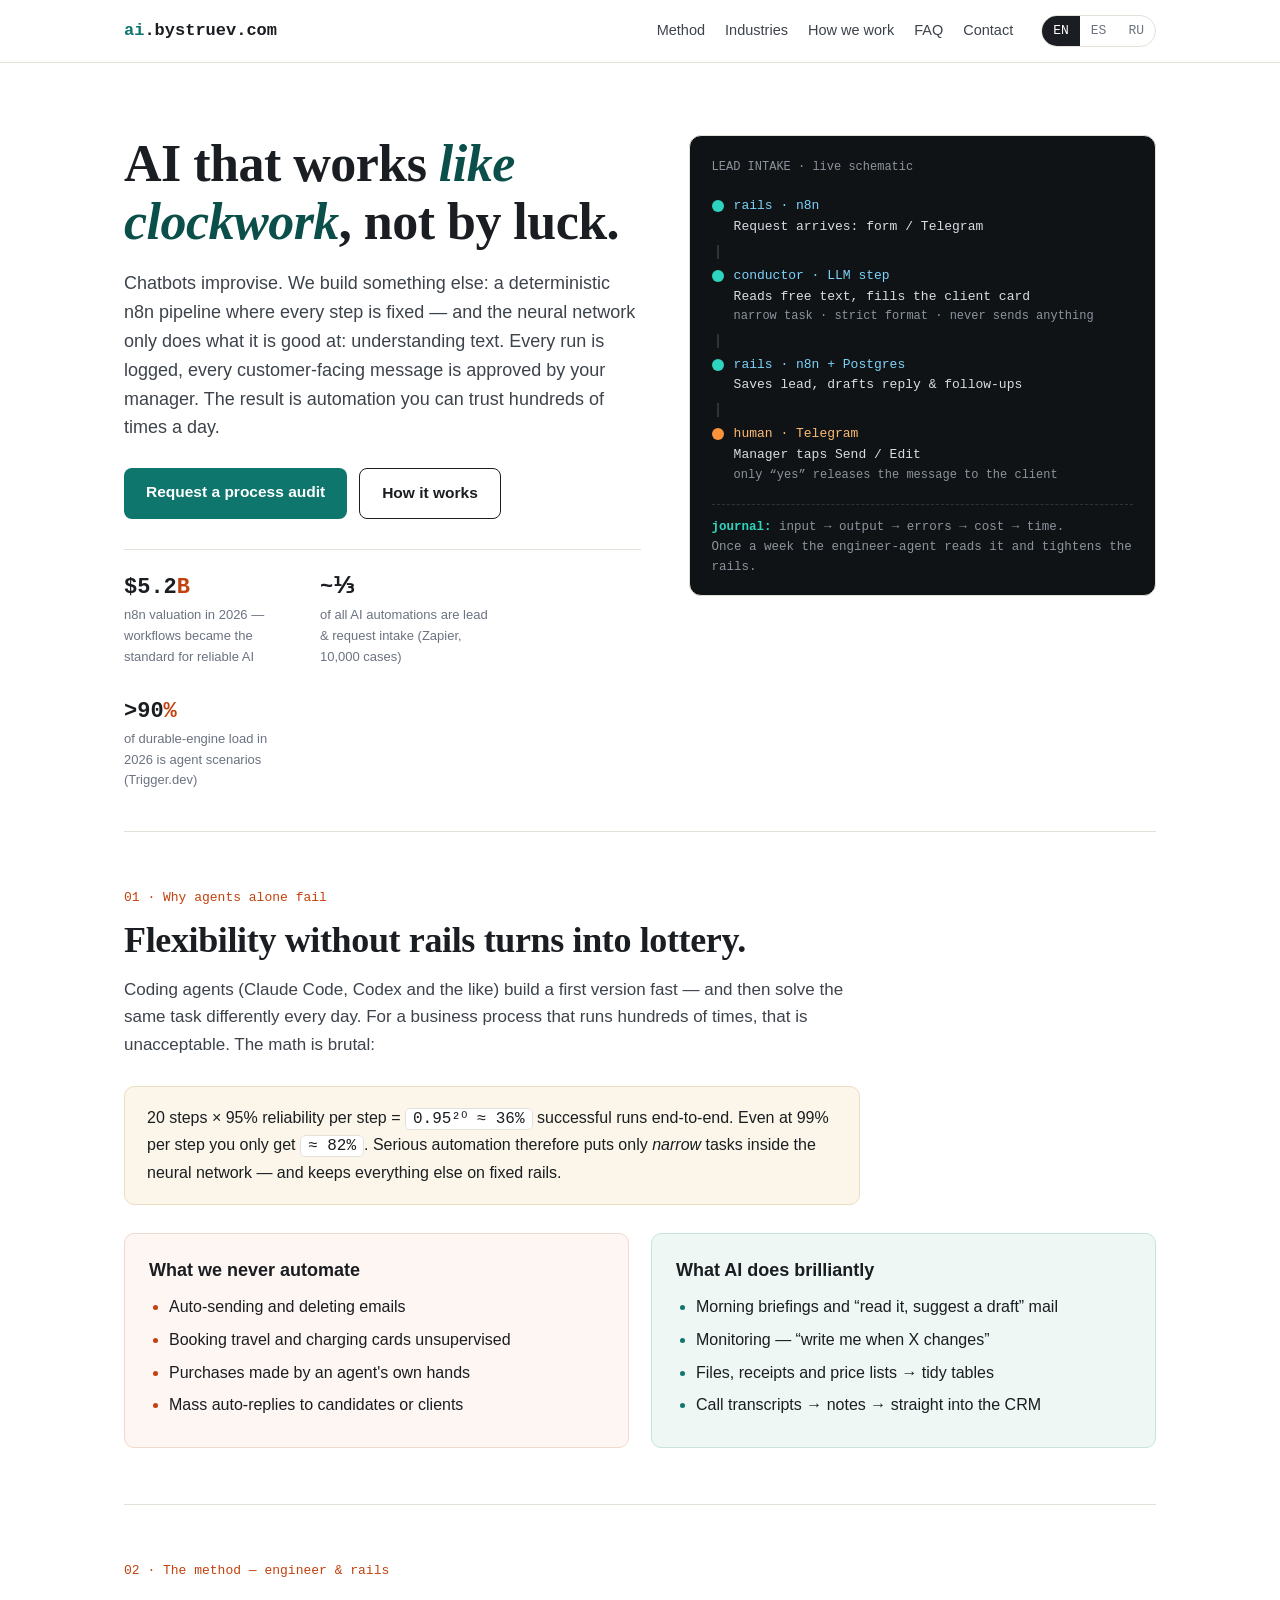
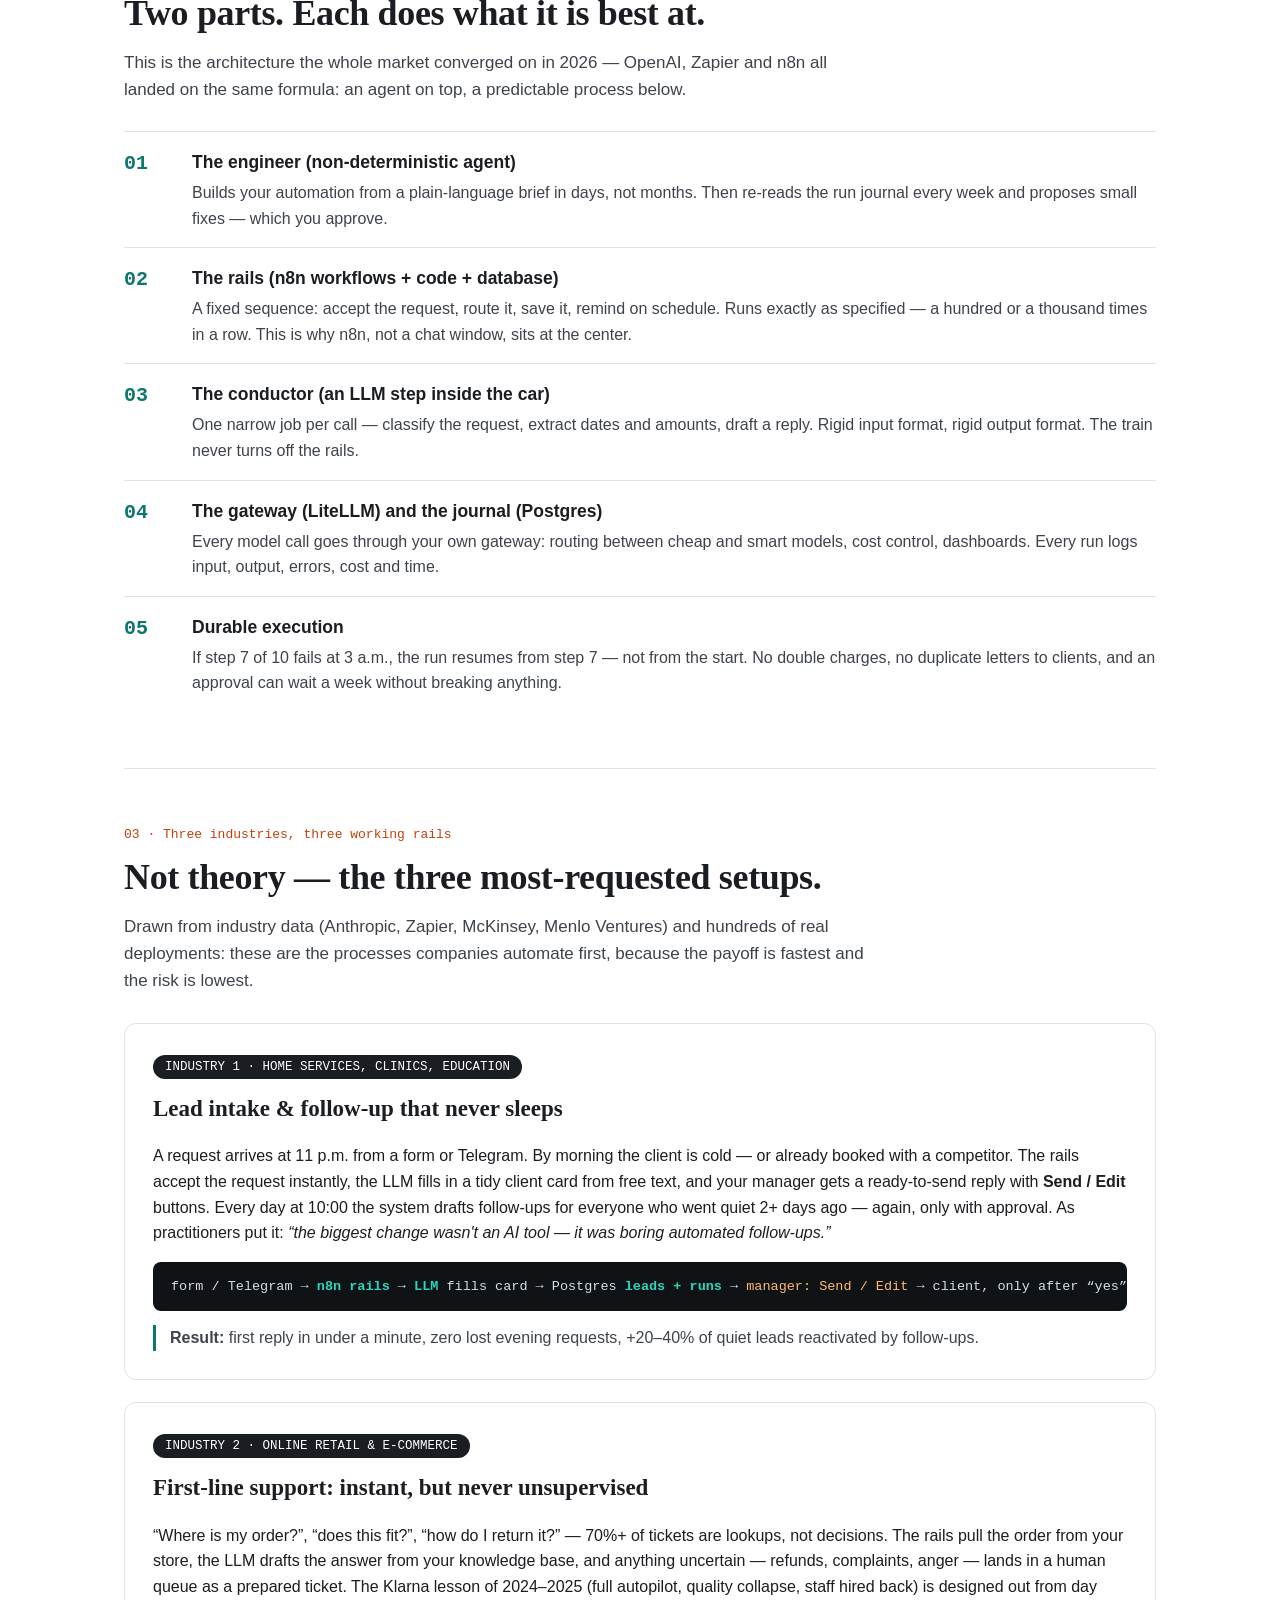
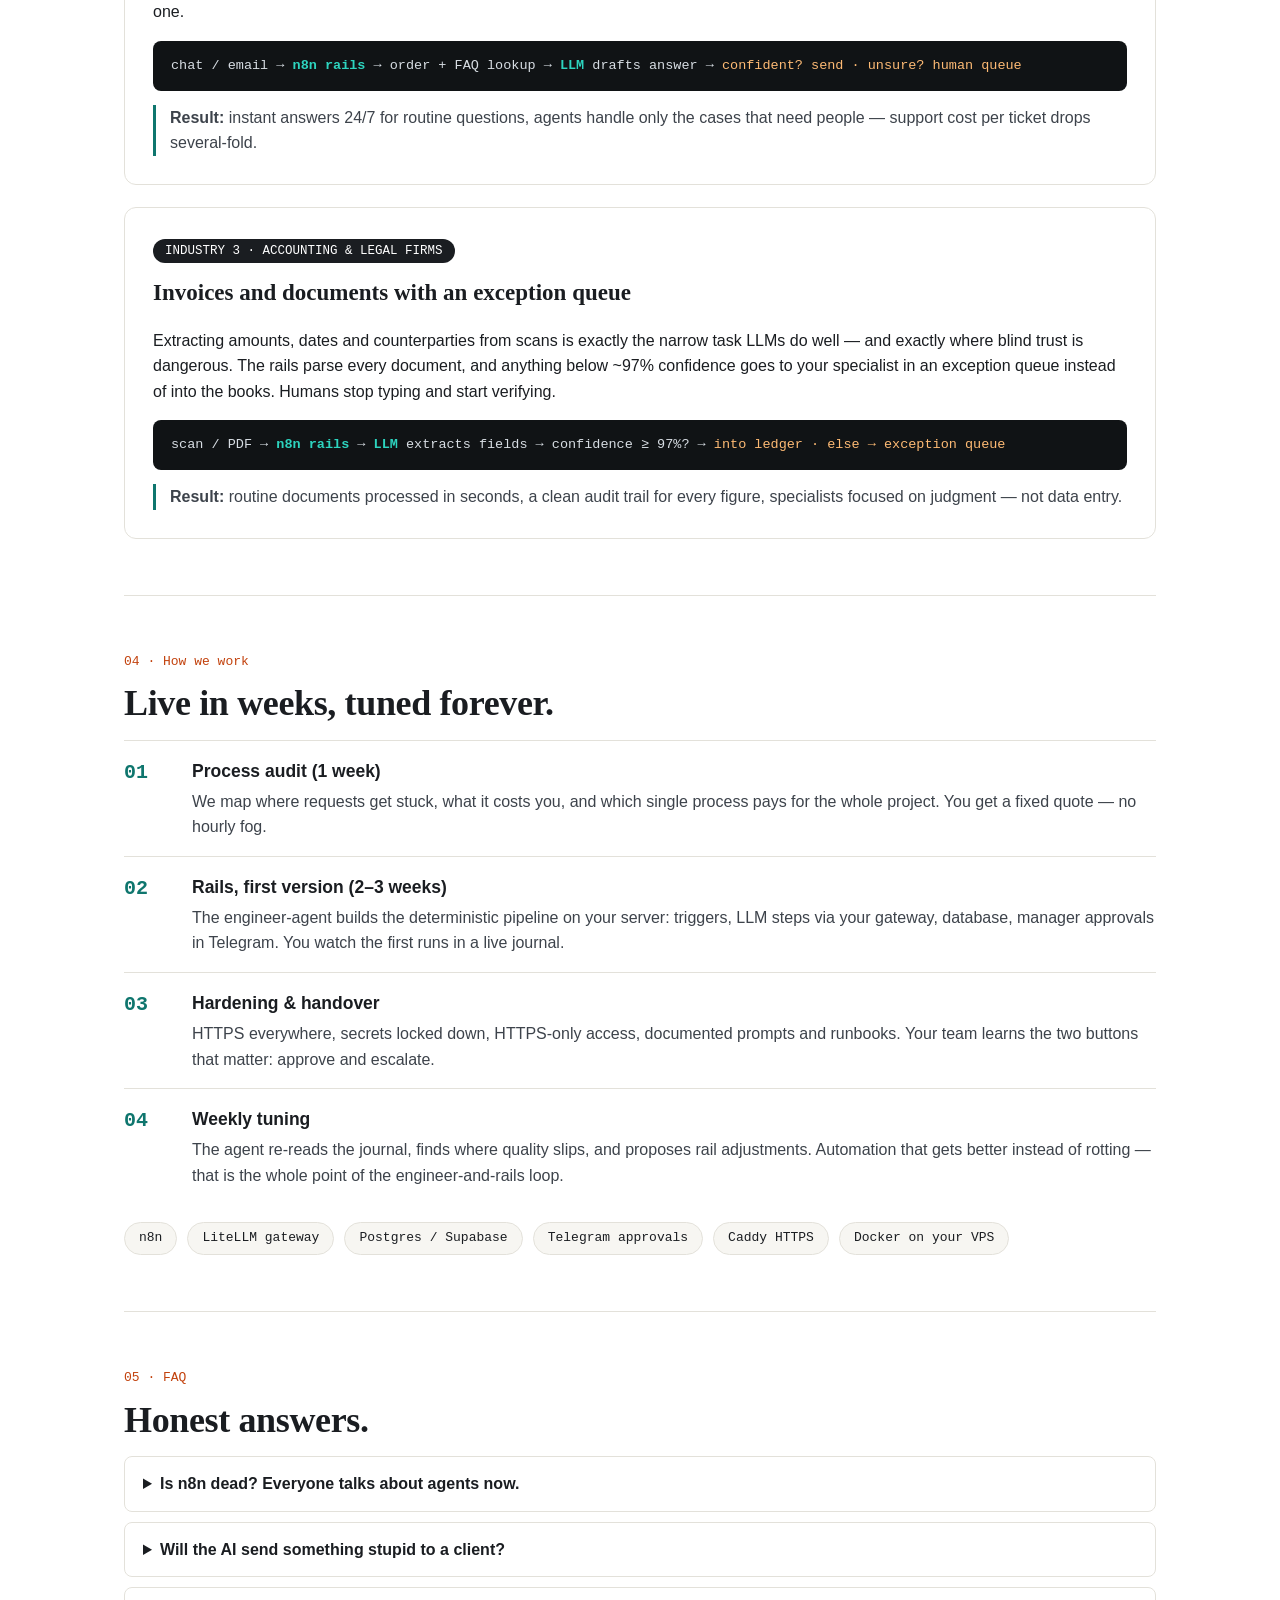
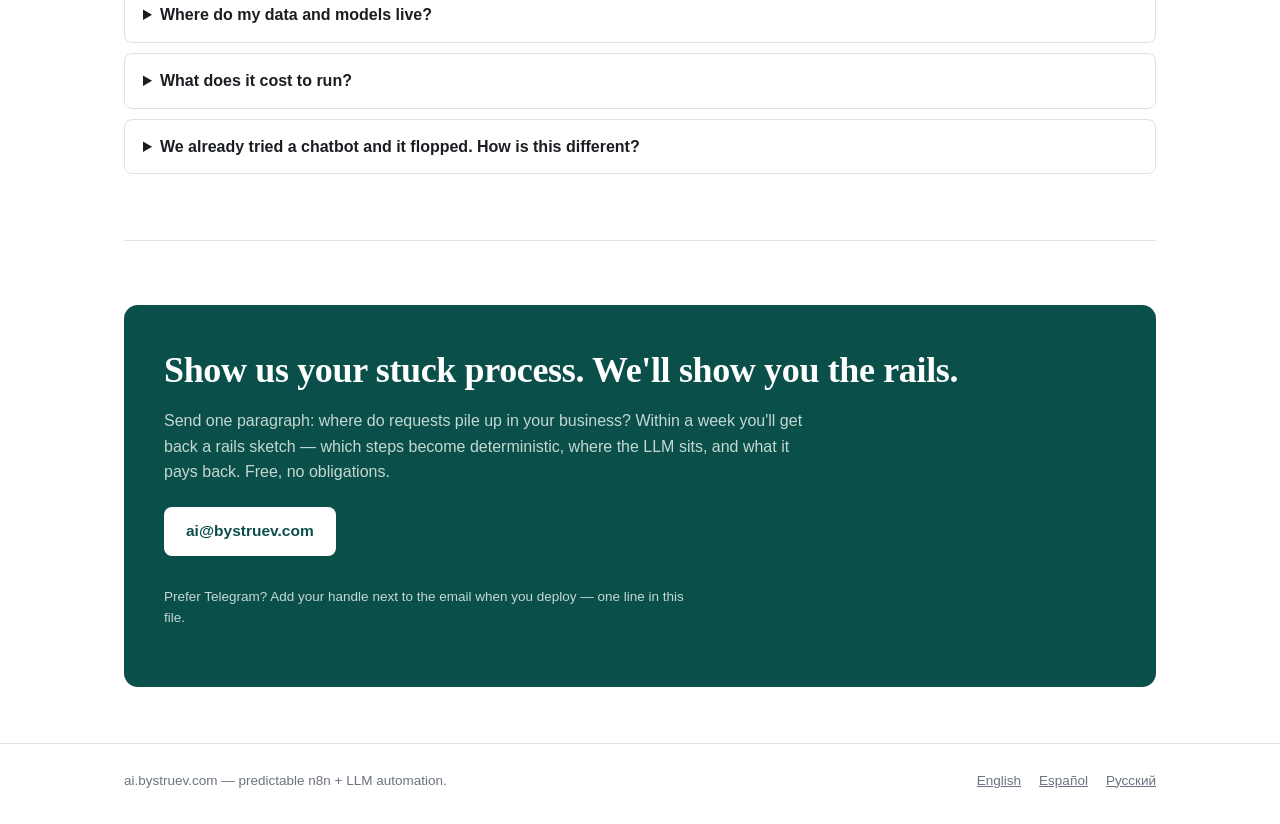
<file: index.html>
<!DOCTYPE html>
<html lang="en">
<head>
<meta charset="utf-8">
<meta name="viewport" content="width=device-width, initial-scale=1">
<title>Predictable n8n + LLM Automation — ai.bystruev.com</title>
<meta name="description" content="We build predictable AI automations: an agent engineer lays n8n rails, LLM steps handle understanding, every run is journaled, humans approve what matters. Lead intake, support, documents.">
<link rel="stylesheet" href="style.css">
<link rel="alternate" hreflang="es" href="es/">
<link rel="alternate" hreflang="ru" href="ru/">
<link rel="alternate" hreflang="en" href="./">
<link rel="alternate" hreflang="x-default" href="./">
</head>
<body>
<header class="site-header">
  <div class="wrap">
    <a class="brand" href="./"><b>ai</b>.bystruev.com</a>
    <nav class="main">
      <a href="#method">Method</a>
      <a href="#industries">Industries</a>
      <a href="#work">How we work</a>
      <a href="#faq">FAQ</a>
      <a href="#contact">Contact</a>
    </nav>
    <div class="lang" aria-label="Language"><span>EN</span><a href="es/">ES</a><a href="ru/">RU</a></div>
  </div>
</header>

<div class="wrap">
  <div class="hero">
    <div class="hero-grid">
      <div>
        <h1>AI that works <em>like clockwork</em>, not by luck.</h1>
        <p class="lede">Chatbots improvise. We build something else: a deterministic
        n8n pipeline where every step is fixed — and the neural network only does
        what it is good at: understanding text. Every run is logged, every
        customer-facing message is approved by your manager. The result is
        automation you can trust hundreds of times a day.</p>
        <div class="cta-row">
          <a class="btn btn-solid" href="#contact">Request a process audit</a>
          <a class="btn btn-ghost" href="#method">How it works</a>
        </div>
        <div class="stats">
          <div class="stat"><div class="n">$5.2<i>B</i></div><div class="d">n8n valuation in 2026 — workflows became the standard for reliable AI</div></div>
          <div class="stat"><div class="n">~⅓</div><div class="d">of all AI automations are lead &amp; request intake (Zapier, 10,000 cases)</div></div>
          <div class="stat"><div class="n">&gt;90<i>%</i></div><div class="d">of durable-engine load in 2026 is agent scenarios (Trigger.dev)</div></div>
        </div>
      </div>
      <div class="railcard" aria-label="Automation schematic">
        <div class="cap">LEAD INTAKE · live schematic</div>
        <div class="station"><span class="dot"></span><div><span class="who">rails · n8n</span><div class="what">Request arrives: form / Telegram</div></div></div>
        <div class="rail-line"></div>
        <div class="station"><span class="dot"></span><div><span class="who">conductor · LLM step</span><div class="what">Reads free text, fills the client card</div><span class="note">narrow task · strict format · never sends anything</span></div></div>
        <div class="rail-line"></div>
        <div class="station"><span class="dot"></span><div><span class="who">rails · n8n + Postgres</span><div class="what">Saves lead, drafts reply &amp; follow-ups</div></div></div>
        <div class="rail-line"></div>
        <div class="station human"><span class="dot"></span><div><span class="who">human · Telegram</span><div class="what">Manager taps Send / Edit</div><span class="note">only “yes” releases the message to the client</span></div></div>
        <div class="loop"><b>journal:</b> input → output → errors → cost → time.<br>Once a week the engineer-agent reads it and tightens the rails.</div>
      </div>
    </div>
  </div>

  <section class="block" id="problem">
    <p class="kicker">01 · Why agents alone fail</p>
    <h2>Flexibility without rails turns into lottery.</h2>
    <p class="sub">Coding agents (Claude Code, Codex and the like) build a first
    version fast — and then solve the same task differently every day. For a
    business process that runs hundreds of times, that is unacceptable. The math
    is brutal:</p>
    <div class="math">20 steps × 95% reliability per step =
    <code>0.95²⁰ ≈ 36%</code> successful runs end-to-end. Even at 99% per step
    you only get <code>≈ 82%</code>. Serious automation therefore puts only
    <em>narrow</em> tasks inside the neural network — and keeps everything
    else on fixed rails.</div>
    <div class="cols2">
      <div class="panel no">
        <h3>What we never automate</h3>
        <ul class="tight">
          <li>Auto-sending and deleting emails</li>
          <li>Booking travel and charging cards unsupervised</li>
          <li>Purchases made by an agent's own hands</li>
          <li>Mass auto-replies to candidates or clients</li>
        </ul>
      </div>
      <div class="panel yes">
        <h3>What AI does brilliantly</h3>
        <ul class="tight">
          <li>Morning briefings and “read it, suggest a draft” mail</li>
          <li>Monitoring — “write me when X changes”</li>
          <li>Files, receipts and price lists → tidy tables</li>
          <li>Call transcripts → notes → straight into the CRM</li>
        </ul>
      </div>
    </div>
  </section>

  <section class="block" id="method">
    <p class="kicker">02 · The method — engineer &amp; rails</p>
    <h2>Two parts. Each does what it is best at.</h2>
    <p class="sub">This is the architecture the whole market converged on in
    2026 — OpenAI, Zapier and n8n all landed on the same formula: an agent on
    top, a predictable process below.</p>
    <ol class="steps">
      <li>
        <div><h3>The engineer (non-deterministic agent)</h3>
        <p>Builds your automation from a plain-language brief in days, not
        months. Then re-reads the run journal every week and proposes small
        fixes — which you approve.</p></div>
      </li>
      <li>
        <div><h3>The rails (n8n workflows + code + database)</h3>
        <p>A fixed sequence: accept the request, route it, save it, remind on
        schedule. Runs exactly as specified — a hundred or a thousand times in
        a row. This is why n8n, not a chat window, sits at the center.</p></div>
      </li>
      <li>
        <div><h3>The conductor (an LLM step inside the car)</h3>
        <p>One narrow job per call — classify the request, extract dates and
        amounts, draft a reply. Rigid input format, rigid output format. The
        train never turns off the rails.</p></div>
      </li>
      <li>
        <div><h3>The gateway (LiteLLM) and the journal (Postgres)</h3>
        <p>Every model call goes through your own gateway: routing between
        cheap and smart models, cost control, dashboards. Every run logs input,
        output, errors, cost and time.</p></div>
      </li>
      <li>
        <div><h3>Durable execution</h3>
        <p>If step 7 of 10 fails at 3 a.m., the run resumes from step 7 — not
        from the start. No double charges, no duplicate letters to clients, and
        an approval can wait a week without breaking anything.</p></div>
      </li>
    </ol>
  </section>

  <section class="block" id="industries">
    <p class="kicker">03 · Three industries, three working rails</p>
    <h2>Not theory — the three most-requested setups.</h2>
    <p class="sub">Drawn from industry data (Anthropic, Zapier, McKinsey, Menlo
    Ventures) and hundreds of real deployments: these are the processes
    companies automate first, because the payoff is fastest and the risk is
    lowest.</p>

    <div class="industry">
      <span class="tag">INDUSTRY 1 · HOME SERVICES, CLINICS, EDUCATION</span>
      <h3>Lead intake &amp; follow-up that never sleeps</h3>
      <p>A request arrives at 11 p.m. from a form or Telegram. By morning the
      client is cold — or already booked with a competitor. The rails accept
      the request instantly, the LLM fills in a tidy client card from free
      text, and your manager gets a ready-to-send reply with
      <strong>Send / Edit</strong> buttons. Every day at 10:00 the system
      drafts follow-ups for everyone who went quiet 2+ days ago — again, only
      with approval. As practitioners put it: <em>“the biggest change wasn't
      an AI tool — it was boring automated follow-ups.”</em></p>
      <div class="flow">form / Telegram → <b>n8n rails</b> → <b>LLM</b> fills card → Postgres <b>leads + runs</b> → <span class="ok">manager: Send / Edit</span> → client, only after “yes”</div>
      <p class="result"><strong>Result:</strong> first reply in under a minute,
      zero lost evening requests, +20–40% of quiet leads reactivated by
      follow-ups.</p>
    </div>

    <div class="industry">
      <span class="tag">INDUSTRY 2 · ONLINE RETAIL &amp; E-COMMERCE</span>
      <h3>First-line support: instant, but never unsupervised</h3>
      <p>“Where is my order?”, “does this fit?”, “how do I return it?” — 70%+
      of tickets are lookups, not decisions. The rails pull the order from your
      store, the LLM drafts the answer from your knowledge base, and anything
      uncertain — refunds, complaints, anger — lands in a human queue as a
      prepared ticket. The Klarna lesson of 2024–2025 (full autopilot, quality
      collapse, staff hired back) is designed out from day one.</p>
      <div class="flow">chat / email → <b>n8n rails</b> → order + FAQ lookup → <b>LLM</b> drafts answer → <span class="ok">confident? send · unsure? human queue</span></div>
      <p class="result"><strong>Result:</strong> instant answers 24/7 for
      routine questions, agents handle only the cases that need people —
      support cost per ticket drops several-fold.</p>
    </div>

    <div class="industry">
      <span class="tag">INDUSTRY 3 · ACCOUNTING &amp; LEGAL FIRMS</span>
      <h3>Invoices and documents with an exception queue</h3>
      <p>Extracting amounts, dates and counterparties from scans is exactly the
      narrow task LLMs do well — and exactly where blind trust is dangerous.
      The rails parse every document, and anything below ~97% confidence goes
      to your specialist in an exception queue instead of into the books.
      Humans stop typing and start verifying.</p>
      <div class="flow">scan / PDF → <b>n8n rails</b> → <b>LLM</b> extracts fields → confidence ≥ 97%? → <span class="ok">into ledger · else → exception queue</span></div>
      <p class="result"><strong>Result:</strong> routine documents processed in
      seconds, a clean audit trail for every figure, specialists focused on
      judgment — not data entry.</p>
    </div>
  </section>

  <section class="block" id="work">
    <p class="kicker">04 · How we work</p>
    <h2>Live in weeks, tuned forever.</h2>
    <ol class="steps">
      <li>
        <div><h3>Process audit (1 week)</h3>
        <p>We map where requests get stuck, what it costs you, and which single
        process pays for the whole project. You get a fixed quote — no hourly
        fog.</p></div>
      </li>
      <li>
        <div><h3>Rails, first version (2–3 weeks)</h3>
        <p>The engineer-agent builds the deterministic pipeline on your server:
        triggers, LLM steps via your gateway, database, manager approvals in
        Telegram. You watch the first runs in a live journal.</p></div>
      </li>
      <li>
        <div><h3>Hardening &amp; handover</h3>
        <p>HTTPS everywhere, secrets locked down, HTTPS-only access, documented
        prompts and runbooks. Your team learns the two buttons that matter:
        approve and escalate.</p></div>
      </li>
      <li>
        <div><h3>Weekly tuning</h3>
        <p>The agent re-reads the journal, finds where quality slips, and
        proposes rail adjustments. Automation that gets better instead of
        rotting — that is the whole point of the engineer-and-rails loop.</p></div>
      </li>
    </ol>
    <div class="stack"><span>n8n</span><span>LiteLLM gateway</span><span>Postgres / Supabase</span><span>Telegram approvals</span><span>Caddy HTTPS</span><span>Docker on your VPS</span></div>
  </section>

  <section class="block" id="faq">
    <p class="kicker">05 · FAQ</p>
    <h2>Honest answers.</h2>
    <details>
      <summary>Is n8n dead? Everyone talks about agents now.</summary>
      <p>No — its role changed. In 2026 n8n raised at a $5.2B valuation and
      shipped Agents, where a workflow becomes the agent's tool: it “executes
      exactly as specified.” ChatGPT's agent builder closed; Zapier plugged the
      agent back into the ordinary step-by-step flow. The market verdict: an
      agent on top, a predictable process below.</p>
    </details>
    <details>
      <summary>Will the AI send something stupid to a client?</summary>
      <p>Not through our rails. Anything customer-facing waits for a human tap
      — Send or Edit in Telegram. The LLM reads and drafts; the rails and your
      manager decide. Fully autonomous sending is on our never-automate list.</p>
    </details>
    <details>
      <summary>Where do my data and models live?</summary>
      <p>On your server: n8n, the database and the LiteLLM gateway run in
      Docker on your VPS. Model calls can be routed to any provider — or a
      European / local one if compliance requires it. No data passes through
      our infrastructure after handover.</p>
    </details>
    <details>
      <summary>What does it cost to run?</summary>
      <p>A base setup fits a small VPS (2 CPU / 4 GB RAM, a few euros a month).
      Model costs are capped per workflow in the gateway — typically cents per
      lead or ticket — and every cent is visible in the journal.</p>
    </details>
    <details>
      <summary>We already tried a chatbot and it flopped. How is this different?</summary>
      <p>A chatbot improvises the whole conversation. Our LLM step does one
      narrow job with a strict format inside a fixed pipeline — and a human
      approves the outcome. That is the difference between a demo and a
      process that survives contact with real clients.</p>
    </details>
  </section>

  <section class="block" id="contact">
    <div class="contact">
      <h2>Show us your stuck process. We'll show you the rails.</h2>
      <p>Send one paragraph: where do requests pile up in your business? Within
      a week you'll get back a rails sketch — which steps become deterministic,
      where the LLM sits, and what it pays back. Free, no obligations.</p>
      <div class="cta-row" style="margin-top:22px">
        <a class="btn btn-solid" href="mailto:ai@bystruev.com?subject=Process%20audit%20request">ai@bystruev.com</a>
      </div>
      <p style="font-size:13.5px">Prefer Telegram? Add your handle next to the email when you deploy — one line in this file.</p>
    </div>
  </section>
</div>

<footer>
  <div class="wrap">
    <span>ai.bystruev.com — predictable n8n + LLM automation.</span>
    <span style="margin-left:auto"></span>
    <a href="./">English</a><a href="es/">Español</a><a href="ru/">Русский</a>
  </div>
</footer>
</body>
</html>
</file>
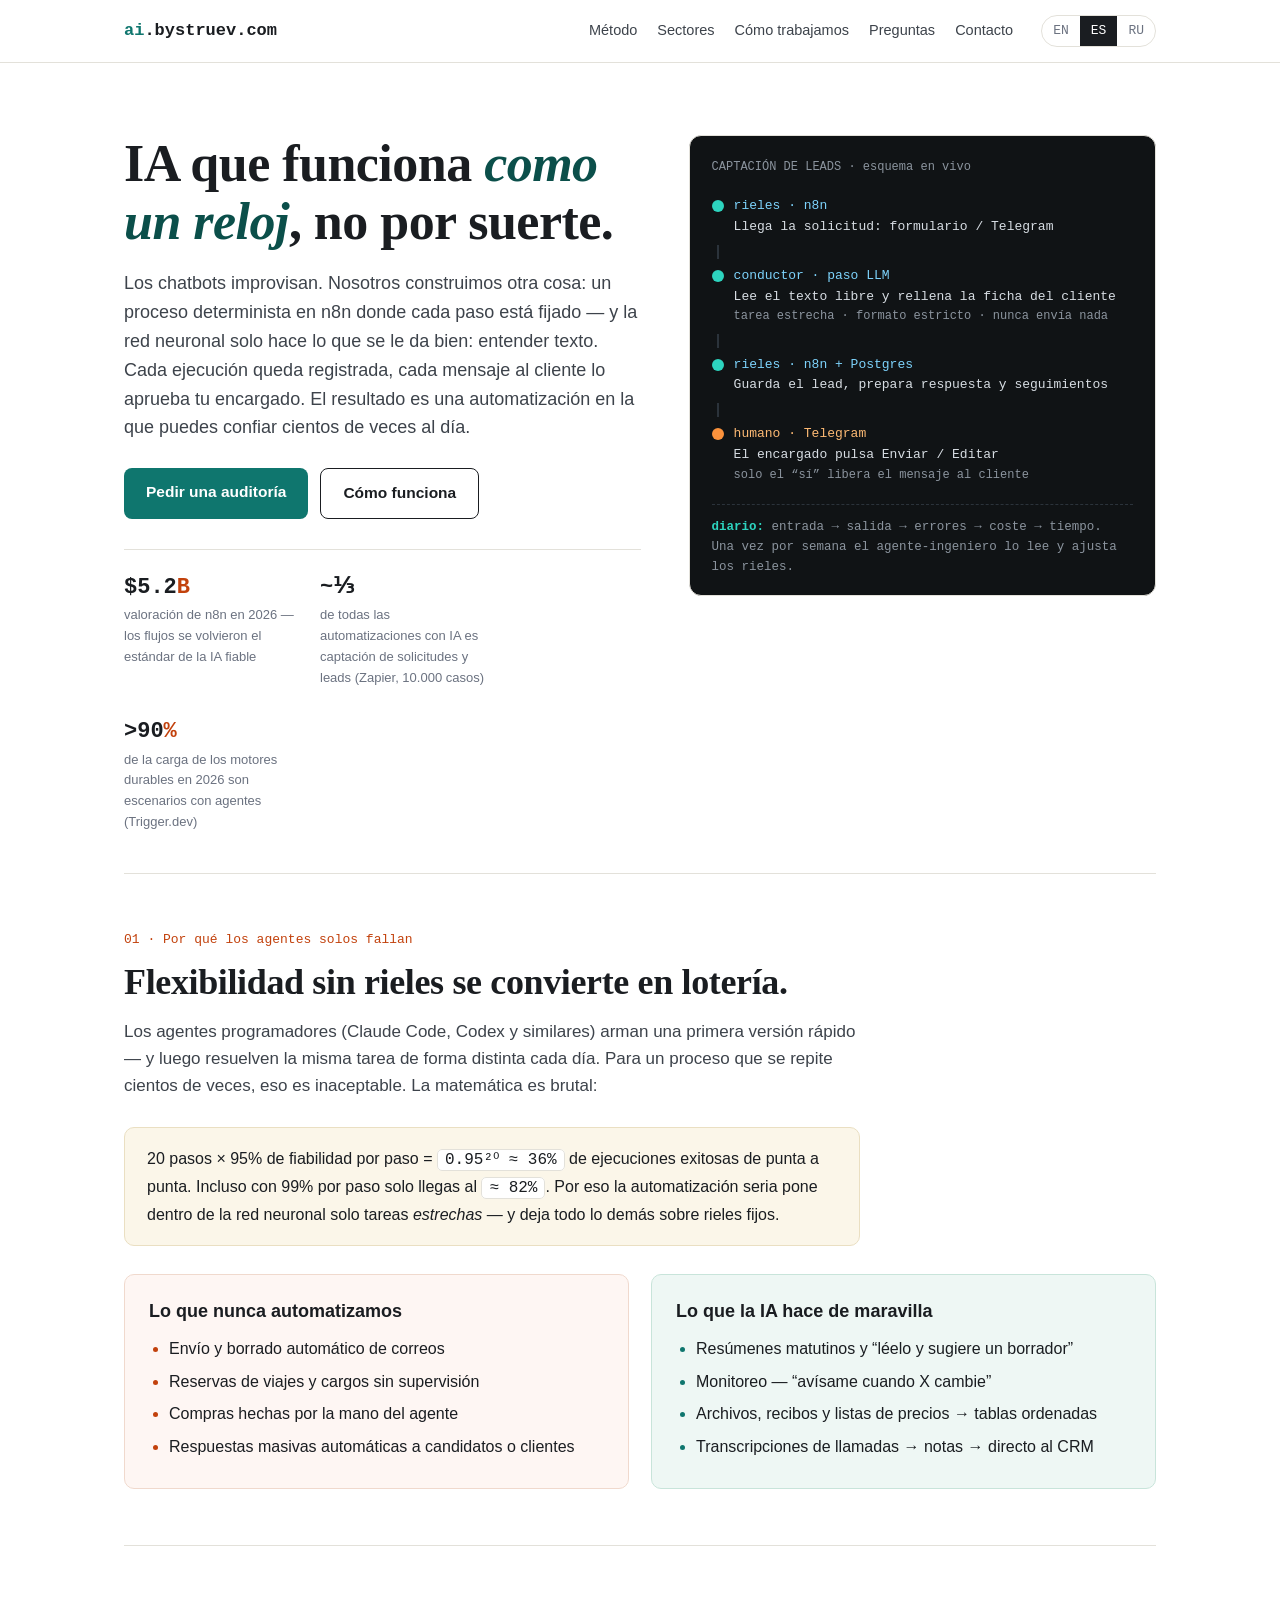
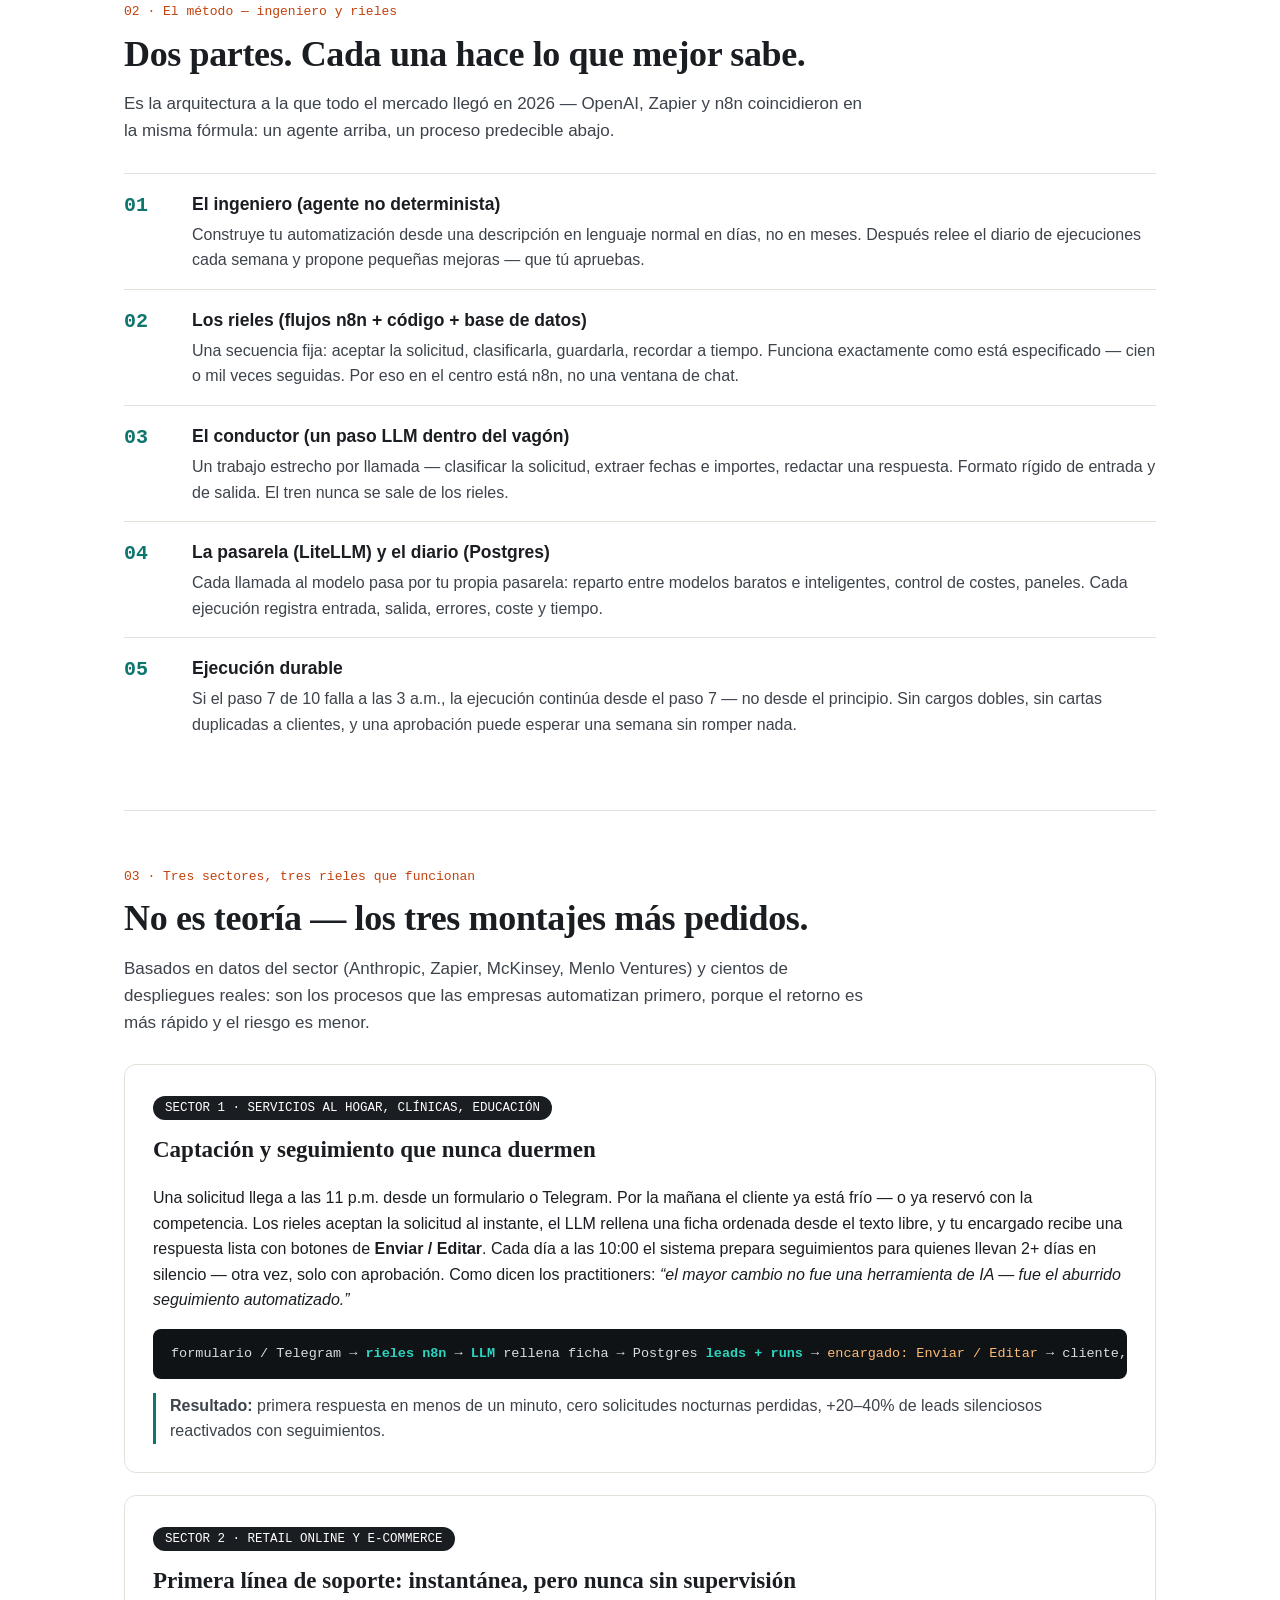
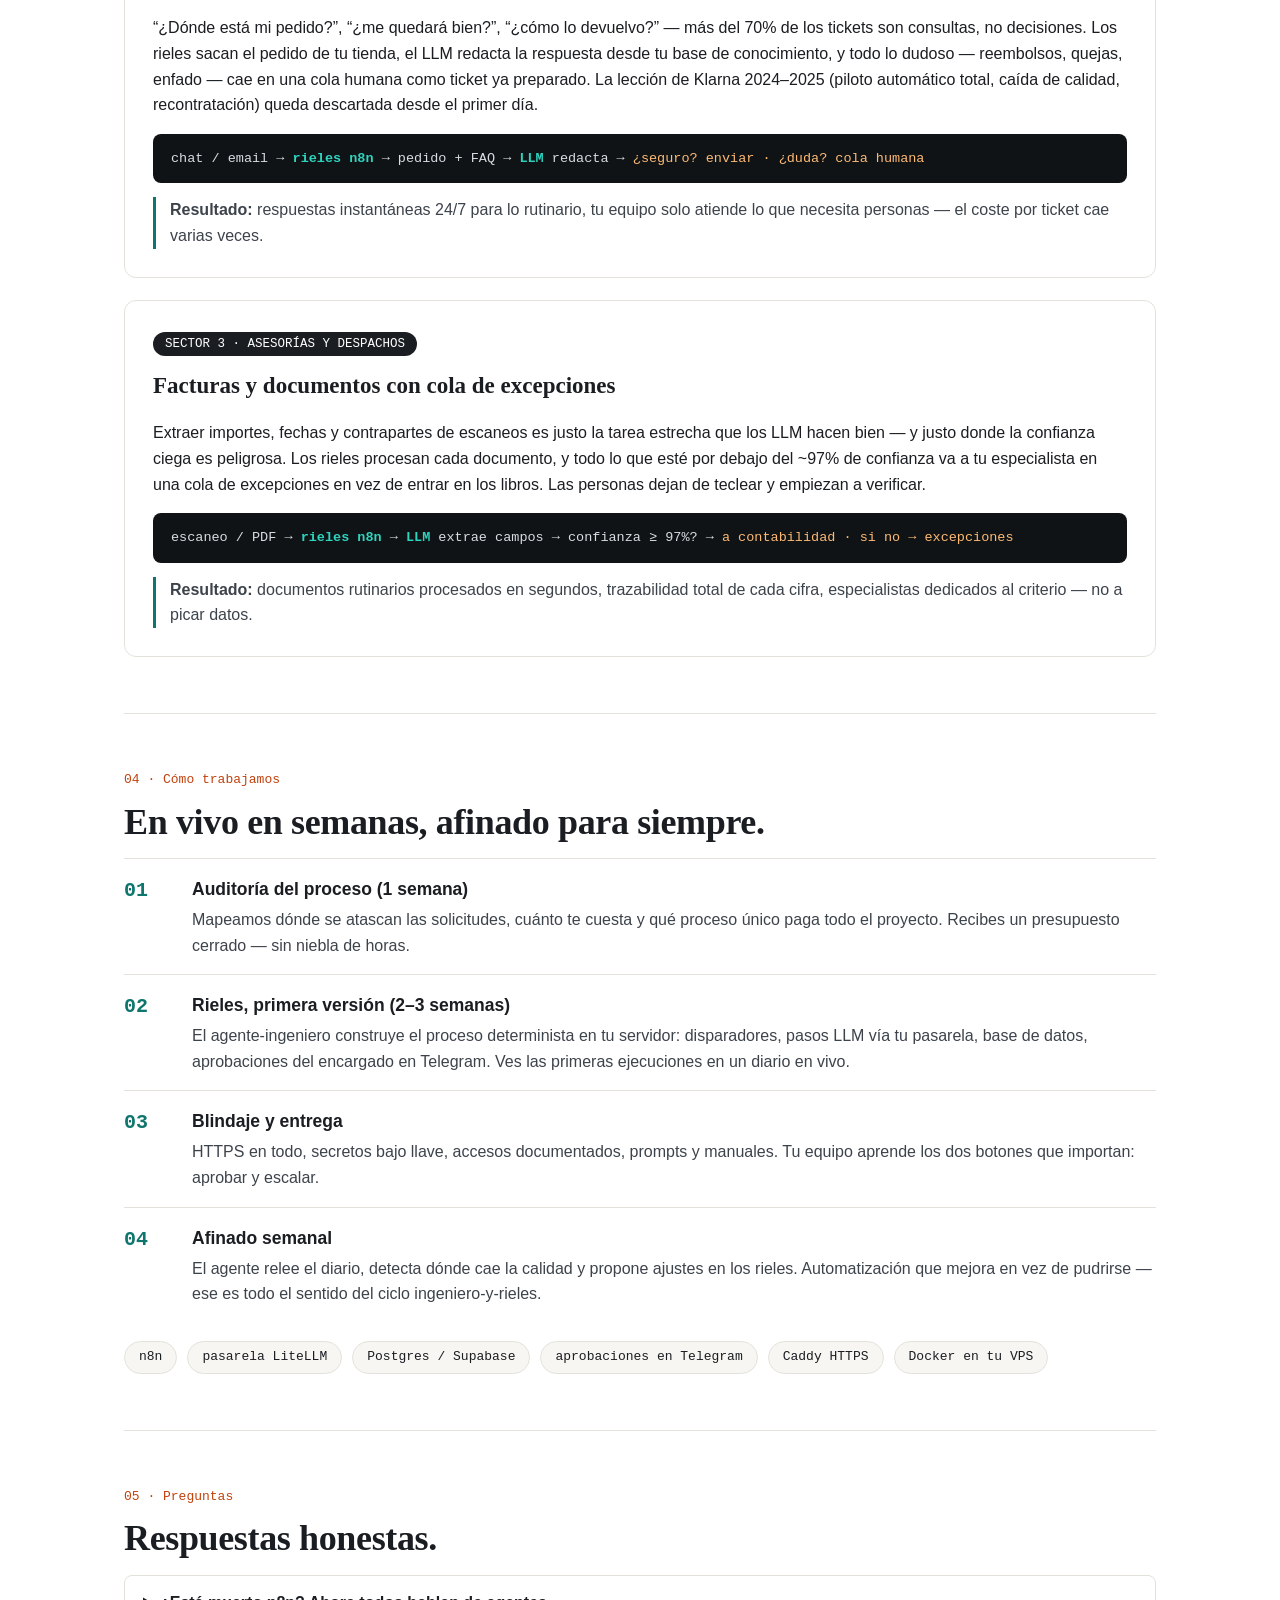
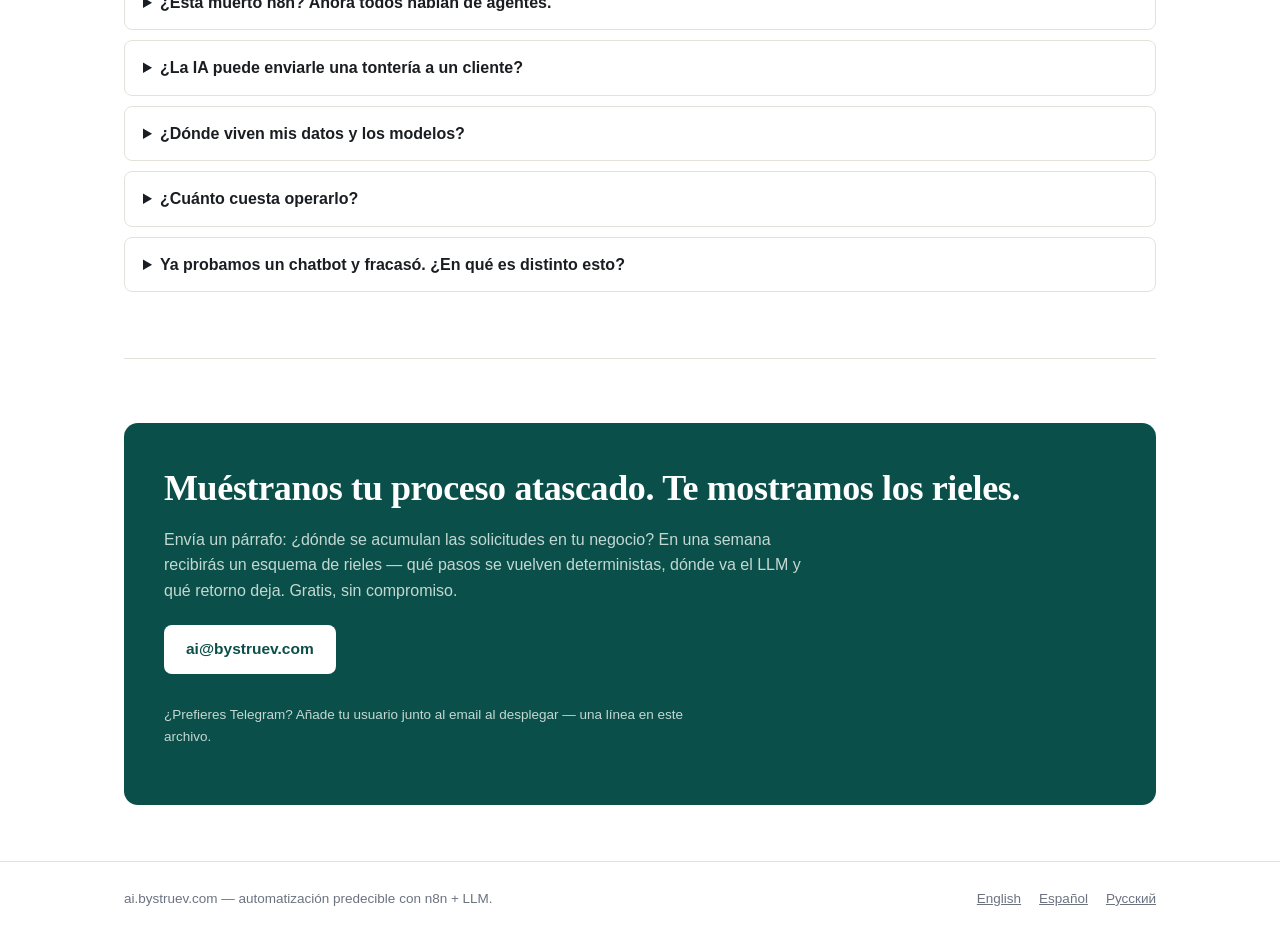
<file: es/index.html>
<!DOCTYPE html>
<html lang="es">
<head>
<meta charset="utf-8">
<meta name="viewport" content="width=device-width, initial-scale=1">
<title>Automatización predecible con n8n + LLM — ai.bystruev.com</title>
<meta name="description" content="Construimos automatizaciones con IA que sí son fiables: un agente ingeniero tiende los rieles en n8n, los pasos LLM solo entienden texto, cada ejecución queda registrada y tu equipo aprueba lo importante.">
<link rel="stylesheet" href="../style.css">
<link rel="alternate" hreflang="en" href="../">
<link rel="alternate" hreflang="ru" href="../ru/">
<link rel="alternate" hreflang="es" href="./">
<link rel="alternate" hreflang="x-default" href="../">
</head>
<body>
<header class="site-header">
  <div class="wrap">
    <a class="brand" href="./"><b>ai</b>.bystruev.com</a>
    <nav class="main">
      <a href="#metodo">Método</a>
      <a href="#sectores">Sectores</a>
      <a href="#trabajo">Cómo trabajamos</a>
      <a href="#faq">Preguntas</a>
      <a href="#contacto">Contacto</a>
    </nav>
    <div class="lang" aria-label="Idioma"><a href="../">EN</a><span>ES</span><a href="../ru/">RU</a></div>
  </div>
</header>

<div class="wrap">
  <div class="hero">
    <div class="hero-grid">
      <div>
        <h1>IA que funciona <em>como un reloj</em>, no por suerte.</h1>
        <p class="lede">Los chatbots improvisan. Nosotros construimos otra cosa:
        un proceso determinista en n8n donde cada paso está fijado — y la red
        neuronal solo hace lo que se le da bien: entender texto. Cada ejecución
        queda registrada, cada mensaje al cliente lo aprueba tu encargado. El
        resultado es una automatización en la que puedes confiar cientos de
        veces al día.</p>
        <div class="cta-row">
          <a class="btn btn-solid" href="#contacto">Pedir una auditoría</a>
          <a class="btn btn-ghost" href="#metodo">Cómo funciona</a>
        </div>
        <div class="stats">
          <div class="stat"><div class="n">$5.2<i>B</i></div><div class="d">valoración de n8n en 2026 — los flujos se volvieron el estándar de la IA fiable</div></div>
          <div class="stat"><div class="n">~⅓</div><div class="d">de todas las automatizaciones con IA es captación de solicitudes y leads (Zapier, 10.000 casos)</div></div>
          <div class="stat"><div class="n">&gt;90<i>%</i></div><div class="d">de la carga de los motores durables en 2026 son escenarios con agentes (Trigger.dev)</div></div>
        </div>
      </div>
      <div class="railcard" aria-label="Esquema de la automatización">
        <div class="cap">CAPTACIÓN DE LEADS · esquema en vivo</div>
        <div class="station"><span class="dot"></span><div><span class="who">rieles · n8n</span><div class="what">Llega la solicitud: formulario / Telegram</div></div></div>
        <div class="rail-line"></div>
        <div class="station"><span class="dot"></span><div><span class="who">conductor · paso LLM</span><div class="what">Lee el texto libre y rellena la ficha del cliente</div><span class="note">tarea estrecha · formato estricto · nunca envía nada</span></div></div>
        <div class="rail-line"></div>
        <div class="station"><span class="dot"></span><div><span class="who">rieles · n8n + Postgres</span><div class="what">Guarda el lead, prepara respuesta y seguimientos</div></div></div>
        <div class="rail-line"></div>
        <div class="station human"><span class="dot"></span><div><span class="who">humano · Telegram</span><div class="what">El encargado pulsa Enviar / Editar</div><span class="note">solo el “sí” libera el mensaje al cliente</span></div></div>
        <div class="loop"><b>diario:</b> entrada → salida → errores → coste → tiempo.<br>Una vez por semana el agente-ingeniero lo lee y ajusta los rieles.</div>
      </div>
    </div>
  </div>

  <section class="block" id="problema">
    <p class="kicker">01 · Por qué los agentes solos fallan</p>
    <h2>Flexibilidad sin rieles se convierte en lotería.</h2>
    <p class="sub">Los agentes programadores (Claude Code, Codex y similares)
    arman una primera versión rápido — y luego resuelven la misma tarea de forma
    distinta cada día. Para un proceso que se repite cientos de veces, eso es
    inaceptable. La matemática es brutal:</p>
    <div class="math">20 pasos × 95% de fiabilidad por paso =
    <code>0.95²⁰ ≈ 36%</code> de ejecuciones exitosas de punta a punta. Incluso
    con 99% por paso solo llegas al <code>≈ 82%</code>. Por eso la
    automatización seria pone dentro de la red neuronal solo tareas
    <em>estrechas</em> — y deja todo lo demás sobre rieles fijos.</div>
    <div class="cols2">
      <div class="panel no">
        <h3>Lo que nunca automatizamos</h3>
        <ul class="tight">
          <li>Envío y borrado automático de correos</li>
          <li>Reservas de viajes y cargos sin supervisión</li>
          <li>Compras hechas por la mano del agente</li>
          <li>Respuestas masivas automáticas a candidatos o clientes</li>
        </ul>
      </div>
      <div class="panel yes">
        <h3>Lo que la IA hace de maravilla</h3>
        <ul class="tight">
          <li>Resúmenes matutinos y “léelo y sugiere un borrador”</li>
          <li>Monitoreo — “avísame cuando X cambie”</li>
          <li>Archivos, recibos y listas de precios → tablas ordenadas</li>
          <li>Transcripciones de llamadas → notas → directo al CRM</li>
        </ul>
      </div>
    </div>
  </section>

  <section class="block" id="metodo">
    <p class="kicker">02 · El método — ingeniero y rieles</p>
    <h2>Dos partes. Cada una hace lo que mejor sabe.</h2>
    <p class="sub">Es la arquitectura a la que todo el mercado llegó en 2026 —
    OpenAI, Zapier y n8n coincidieron en la misma fórmula: un agente arriba,
    un proceso predecible abajo.</p>
    <ol class="steps">
      <li>
        <div><h3>El ingeniero (agente no determinista)</h3>
        <p>Construye tu automatización desde una descripción en lenguaje normal
        en días, no en meses. Después relee el diario de ejecuciones cada semana
        y propone pequeñas mejoras — que tú apruebas.</p></div>
      </li>
      <li>
        <div><h3>Los rieles (flujos n8n + código + base de datos)</h3>
        <p>Una secuencia fija: aceptar la solicitud, clasificarla, guardarla,
        recordar a tiempo. Funciona exactamente como está especificado — cien o
        mil veces seguidas. Por eso en el centro está n8n, no una ventana de chat.</p></div>
      </li>
      <li>
        <div><h3>El conductor (un paso LLM dentro del vagón)</h3>
        <p>Un trabajo estrecho por llamada — clasificar la solicitud, extraer
        fechas e importes, redactar una respuesta. Formato rígido de entrada y
        de salida. El tren nunca se sale de los rieles.</p></div>
      </li>
      <li>
        <div><h3>La pasarela (LiteLLM) y el diario (Postgres)</h3>
        <p>Cada llamada al modelo pasa por tu propia pasarela: reparto entre
        modelos baratos e inteligentes, control de costes, paneles. Cada
        ejecución registra entrada, salida, errores, coste y tiempo.</p></div>
      </li>
      <li>
        <div><h3>Ejecución durable</h3>
        <p>Si el paso 7 de 10 falla a las 3 a.m., la ejecución continúa desde
        el paso 7 — no desde el principio. Sin cargos dobles, sin cartas
        duplicadas a clientes, y una aprobación puede esperar una semana sin
        romper nada.</p></div>
      </li>
    </ol>
  </section>

  <section class="block" id="sectores">
    <p class="kicker">03 · Tres sectores, tres rieles que funcionan</p>
    <h2>No es teoría — los tres montajes más pedidos.</h2>
    <p class="sub">Basados en datos del sector (Anthropic, Zapier, McKinsey,
    Menlo Ventures) y cientos de despliegues reales: son los procesos que las
    empresas automatizan primero, porque el retorno es más rápido y el riesgo
    es menor.</p>

    <div class="industry">
      <span class="tag">SECTOR 1 · SERVICIOS AL HOGAR, CLÍNICAS, EDUCACIÓN</span>
      <h3>Captación y seguimiento que nunca duermen</h3>
      <p>Una solicitud llega a las 11 p.m. desde un formulario o Telegram. Por
      la mañana el cliente ya está frío — o ya reservó con la competencia. Los
      rieles aceptan la solicitud al instante, el LLM rellena una ficha
      ordenada desde el texto libre, y tu encargado recibe una respuesta lista
      con botones de <strong>Enviar / Editar</strong>. Cada día a las 10:00 el
      sistema prepara seguimientos para quienes llevan 2+ días en silencio —
      otra vez, solo con aprobación. Como dicen los practitioners:
      <em>“el mayor cambio no fue una herramienta de IA — fue el aburrido
      seguimiento automatizado.”</em></p>
      <div class="flow">formulario / Telegram → <b>rieles n8n</b> → <b>LLM</b> rellena ficha → Postgres <b>leads + runs</b> → <span class="ok">encargado: Enviar / Editar</span> → cliente, solo tras el “sí”</div>
      <p class="result"><strong>Resultado:</strong> primera respuesta en menos
      de un minuto, cero solicitudes nocturnas perdidas, +20–40% de leads
      silenciosos reactivados con seguimientos.</p>
    </div>

    <div class="industry">
      <span class="tag">SECTOR 2 · RETAIL ONLINE Y E-COMMERCE</span>
      <h3>Primera línea de soporte: instantánea, pero nunca sin supervisión</h3>
      <p>“¿Dónde está mi pedido?”, “¿me quedará bien?”, “¿cómo lo devuelvo?” —
      más del 70% de los tickets son consultas, no decisiones. Los rieles sacan
      el pedido de tu tienda, el LLM redacta la respuesta desde tu base de
      conocimiento, y todo lo dudoso — reembolsos, quejas, enfado — cae en una
      cola humana como ticket ya preparado. La lección de Klarna 2024–2025
      (piloto automático total, caída de calidad, recontratación) queda
      descartada desde el primer día.</p>
      <div class="flow">chat / email → <b>rieles n8n</b> → pedido + FAQ → <b>LLM</b> redacta → <span class="ok">¿seguro? enviar · ¿duda? cola humana</span></div>
      <p class="result"><strong>Resultado:</strong> respuestas instantáneas 24/7
      para lo rutinario, tu equipo solo atiende lo que necesita personas — el
      coste por ticket cae varias veces.</p>
    </div>

    <div class="industry">
      <span class="tag">SECTOR 3 · ASESORÍAS Y DESPACHOS</span>
      <h3>Facturas y documentos con cola de excepciones</h3>
      <p>Extraer importes, fechas y contrapartes de escaneos es justo la tarea
      estrecha que los LLM hacen bien — y justo donde la confianza ciega es
      peligrosa. Los rieles procesan cada documento, y todo lo que esté por
      debajo del ~97% de confianza va a tu especialista en una cola de
      excepciones en vez de entrar en los libros. Las personas dejan de teclear
      y empiezan a verificar.</p>
      <div class="flow">escaneo / PDF → <b>rieles n8n</b> → <b>LLM</b> extrae campos → confianza ≥ 97%? → <span class="ok">a contabilidad · si no → excepciones</span></div>
      <p class="result"><strong>Resultado:</strong> documentos rutinarios
      procesados en segundos, trazabilidad total de cada cifra, especialistas
      dedicados al criterio — no a picar datos.</p>
    </div>
  </section>

  <section class="block" id="trabajo">
    <p class="kicker">04 · Cómo trabajamos</p>
    <h2>En vivo en semanas, afinado para siempre.</h2>
    <ol class="steps">
      <li>
        <div><h3>Auditoría del proceso (1 semana)</h3>
        <p>Mapeamos dónde se atascan las solicitudes, cuánto te cuesta y qué
        proceso único paga todo el proyecto. Recibes un presupuesto cerrado —
        sin niebla de horas.</p></div>
      </li>
      <li>
        <div><h3>Rieles, primera versión (2–3 semanas)</h3>
        <p>El agente-ingeniero construye el proceso determinista en tu servidor:
        disparadores, pasos LLM vía tu pasarela, base de datos, aprobaciones
        del encargado en Telegram. Ves las primeras ejecuciones en un diario en
        vivo.</p></div>
      </li>
      <li>
        <div><h3>Blindaje y entrega</h3>
        <p>HTTPS en todo, secretos bajo llave, accesos documentados, prompts y
        manuales. Tu equipo aprende los dos botones que importan: aprobar y
        escalar.</p></div>
      </li>
      <li>
        <div><h3>Afinado semanal</h3>
        <p>El agente relee el diario, detecta dónde cae la calidad y propone
        ajustes en los rieles. Automatización que mejora en vez de pudrirse —
        ese es todo el sentido del ciclo ingeniero-y-rieles.</p></div>
      </li>
    </ol>
    <div class="stack"><span>n8n</span><span>pasarela LiteLLM</span><span>Postgres / Supabase</span><span>aprobaciones en Telegram</span><span>Caddy HTTPS</span><span>Docker en tu VPS</span></div>
  </section>

  <section class="block" id="faq">
    <p class="kicker">05 · Preguntas</p>
    <h2>Respuestas honestas.</h2>
    <details>
      <summary>¿Está muerto n8n? Ahora todos hablan de agentes.</summary>
      <p>No — cambió su rol. En 2026 n8n levantó a valoración de $5.2B y lanzó
      Agents, donde el flujo se vuelve la herramienta del agente: “se ejecuta
      exactamente como está especificado”. El constructor de agentes de ChatGPT
      cerró; Zapier devolvió el agente al flujo ordinario paso a paso. El
      veredicto del mercado: un agente arriba, un proceso predecible abajo.</p>
    </details>
    <details>
      <summary>¿La IA puede enviarle una tontería a un cliente?</summary>
      <p>No por nuestros rieles. Todo lo que mira al cliente espera un toque
      humano — Enviar o Editar en Telegram. El LLM lee y redacta; los rieles y
      tu encargado deciden. El envío totalmente autónomo está en nuestra lista
      de lo que nunca se automatiza.</p>
    </details>
    <details>
      <summary>¿Dónde viven mis datos y los modelos?</summary>
      <p>En tu servidor: n8n, la base de datos y la pasarela LiteLLM corren en
      Docker en tu VPS. Las llamadas se pueden dirigir a cualquier proveedor —
      o a uno europeo / local si el cumplimiento lo exige. Tras la entrega,
      ningún dato pasa por nuestra infraestructura.</p>
    </details>
    <details>
      <summary>¿Cuánto cuesta operarlo?</summary>
      <p>La base cabe en un VPS pequeño (2 CPU / 4 GB RAM, unos euros al mes).
      Los costes de modelo se topan por flujo en la pasarela — normalmente
      céntimos por lead o ticket — y cada céntimo queda visible en el diario.</p>
    </details>
    <details>
      <summary>Ya probamos un chatbot y fracasó. ¿En qué es distinto esto?</summary>
      <p>Un chatbot improvisa toda la conversación. Nuestro paso LLM hace un
      trabajo estrecho con formato estricto dentro de un proceso fijo — y un
      humano aprueba el resultado. Esa es la diferencia entre una demo y un
      proceso que sobrevive al contacto con clientes reales.</p>
    </details>
  </section>

  <section class="block" id="contacto">
    <div class="contact">
      <h2>Muéstranos tu proceso atascado. Te mostramos los rieles.</h2>
      <p>Envía un párrafo: ¿dónde se acumulan las solicitudes en tu negocio? En
      una semana recibirás un esquema de rieles — qué pasos se vuelven
      deterministas, dónde va el LLM y qué retorno deja. Gratis, sin
      compromiso.</p>
      <div class="cta-row" style="margin-top:22px">
        <a class="btn btn-solid" href="mailto:ai@bystruev.com?subject=Solicitud%20de%20auditor%C3%ADa">ai@bystruev.com</a>
      </div>
      <p style="font-size:13.5px">¿Prefieres Telegram? Añade tu usuario junto al email al desplegar — una línea en este archivo.</p>
    </div>
  </section>
</div>

<footer>
  <div class="wrap">
    <span>ai.bystruev.com — automatización predecible con n8n + LLM.</span>
    <span style="margin-left:auto"></span>
    <a href="../">English</a><a href="./">Español</a><a href="../ru/">Русский</a>
  </div>
</footer>
</body>
</html>
</file>
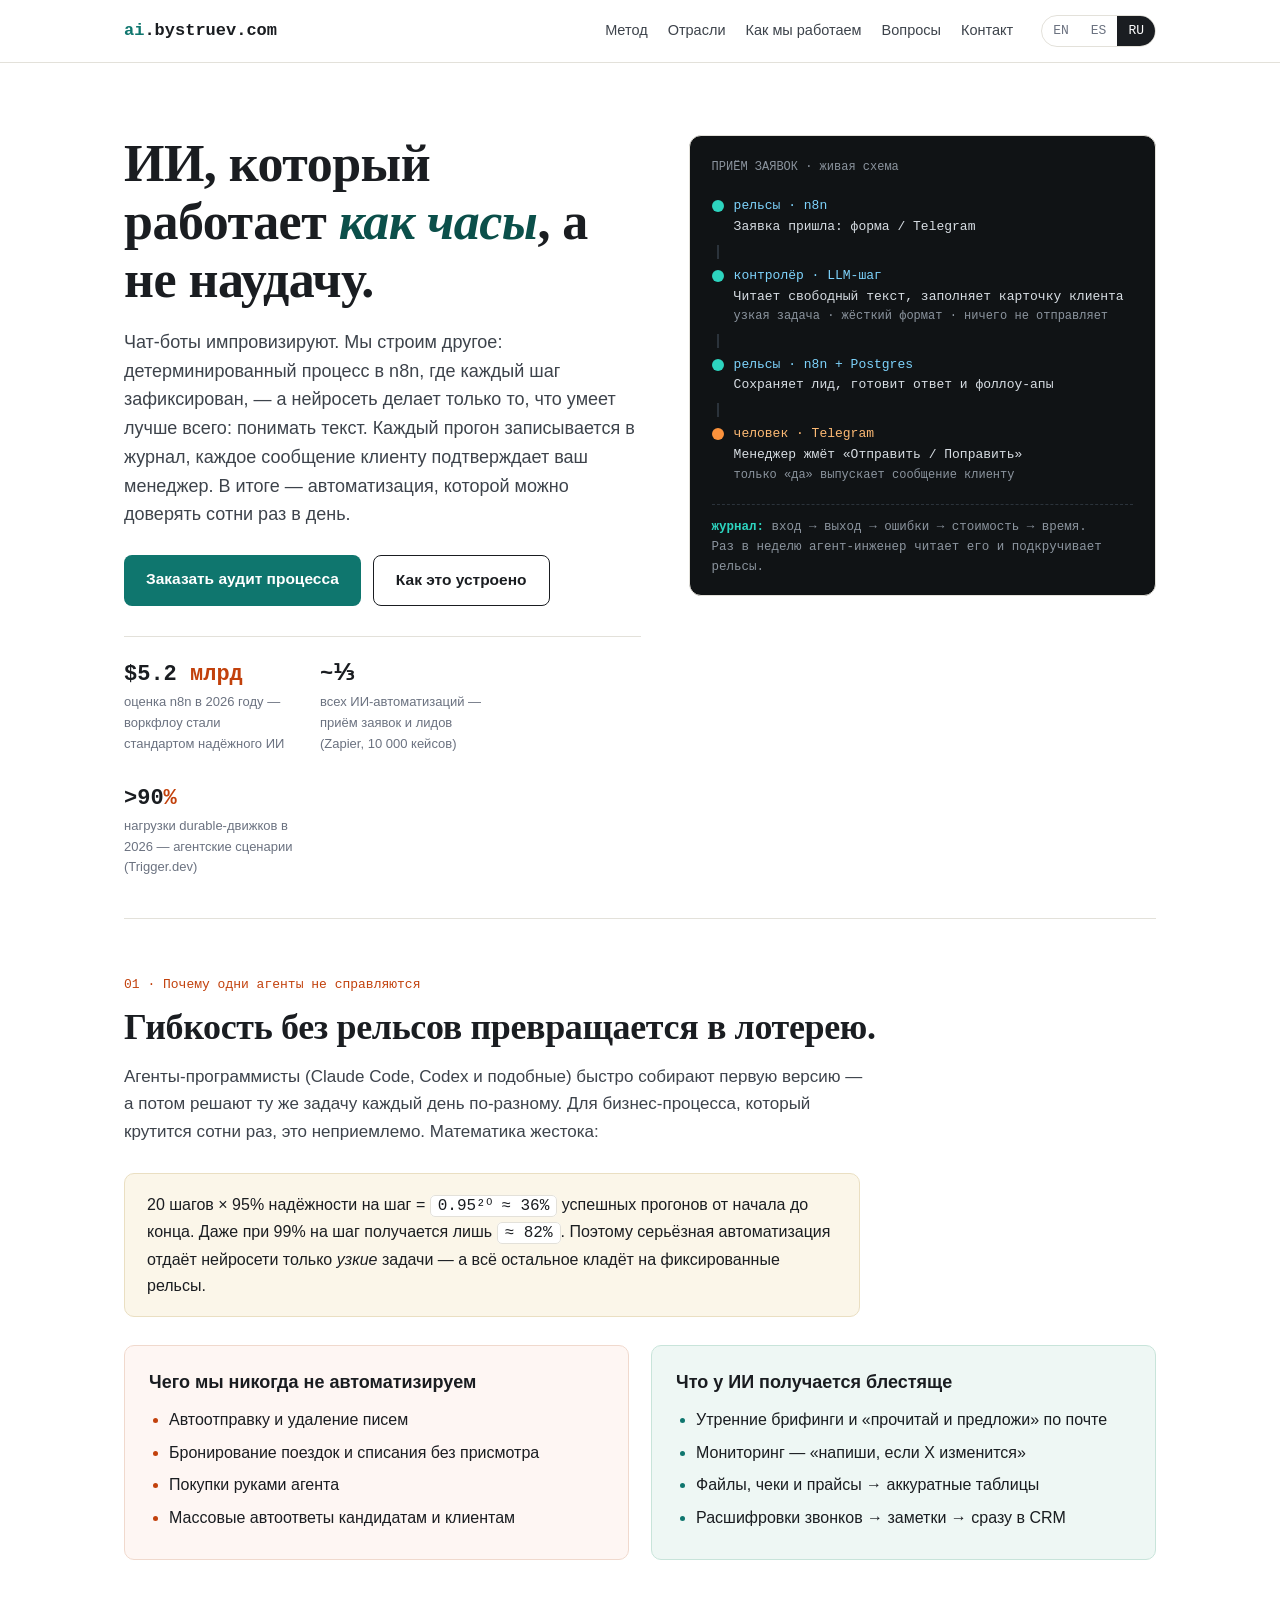
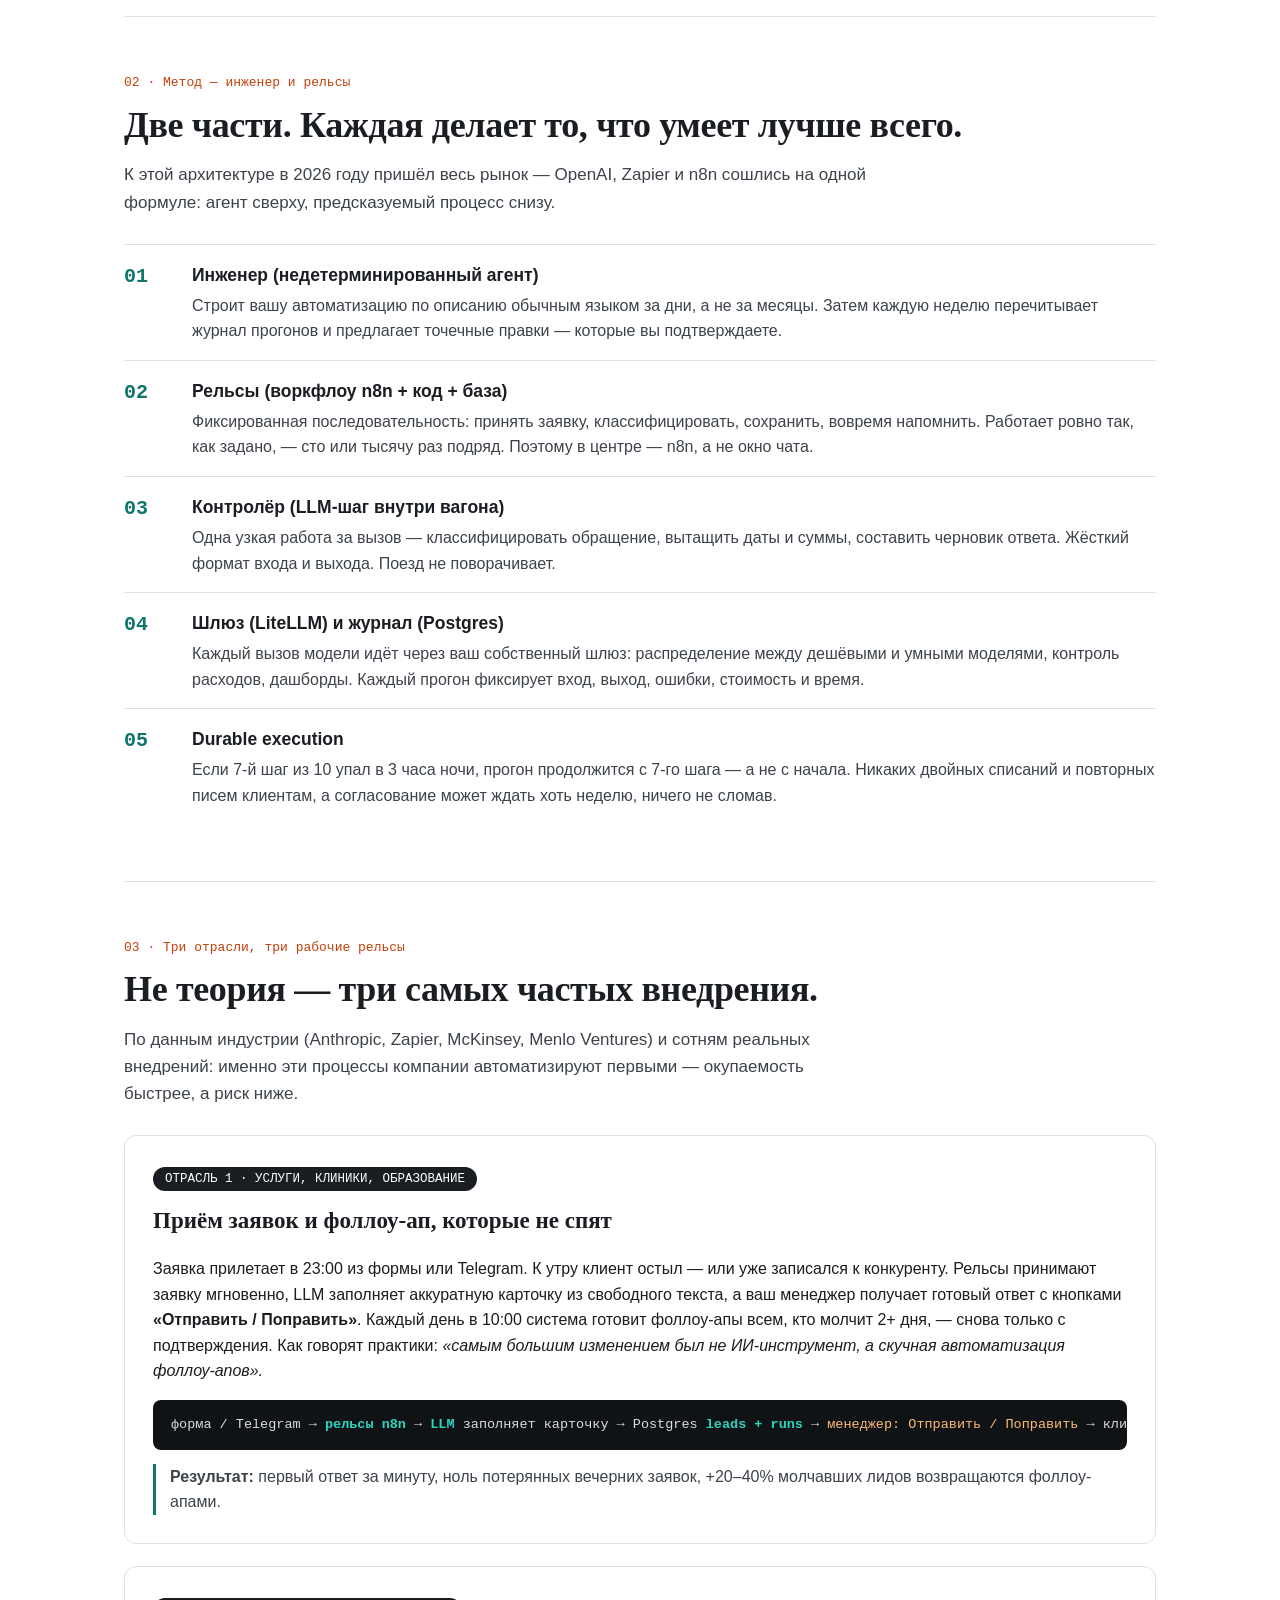
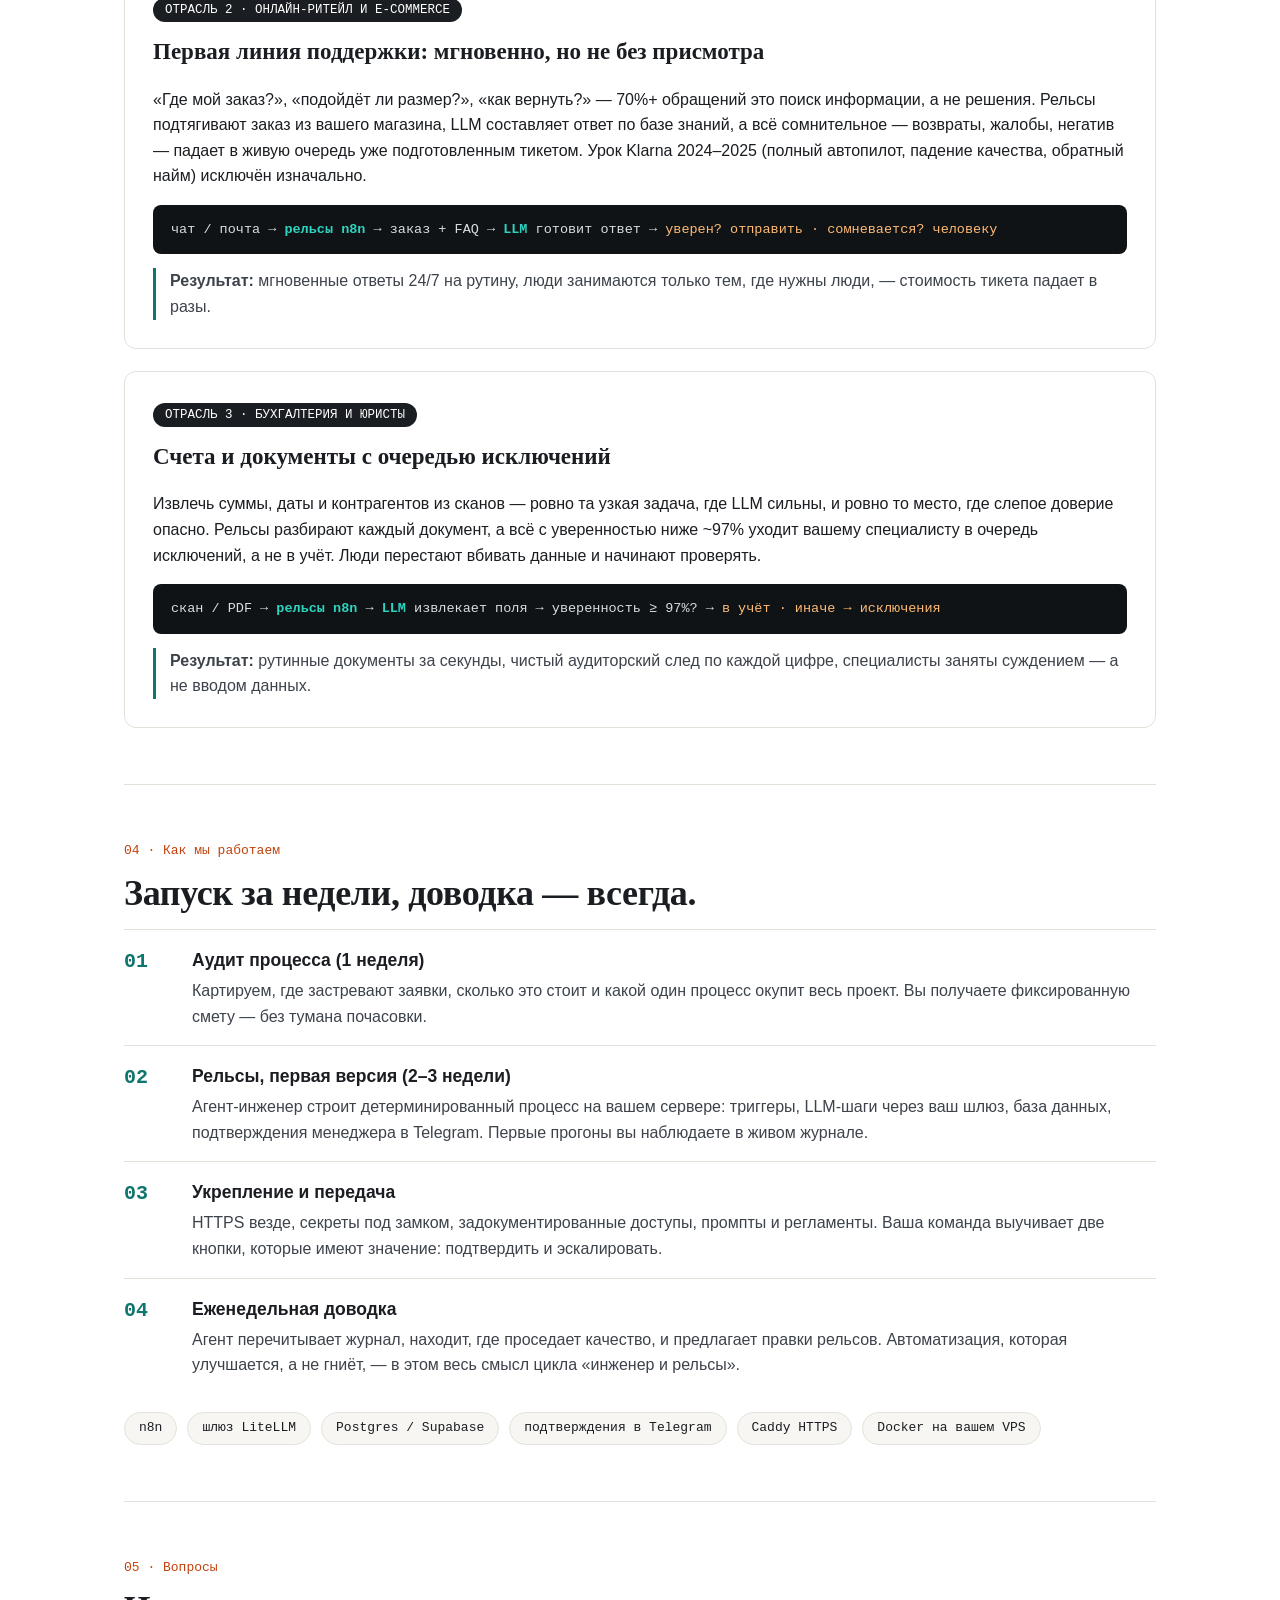
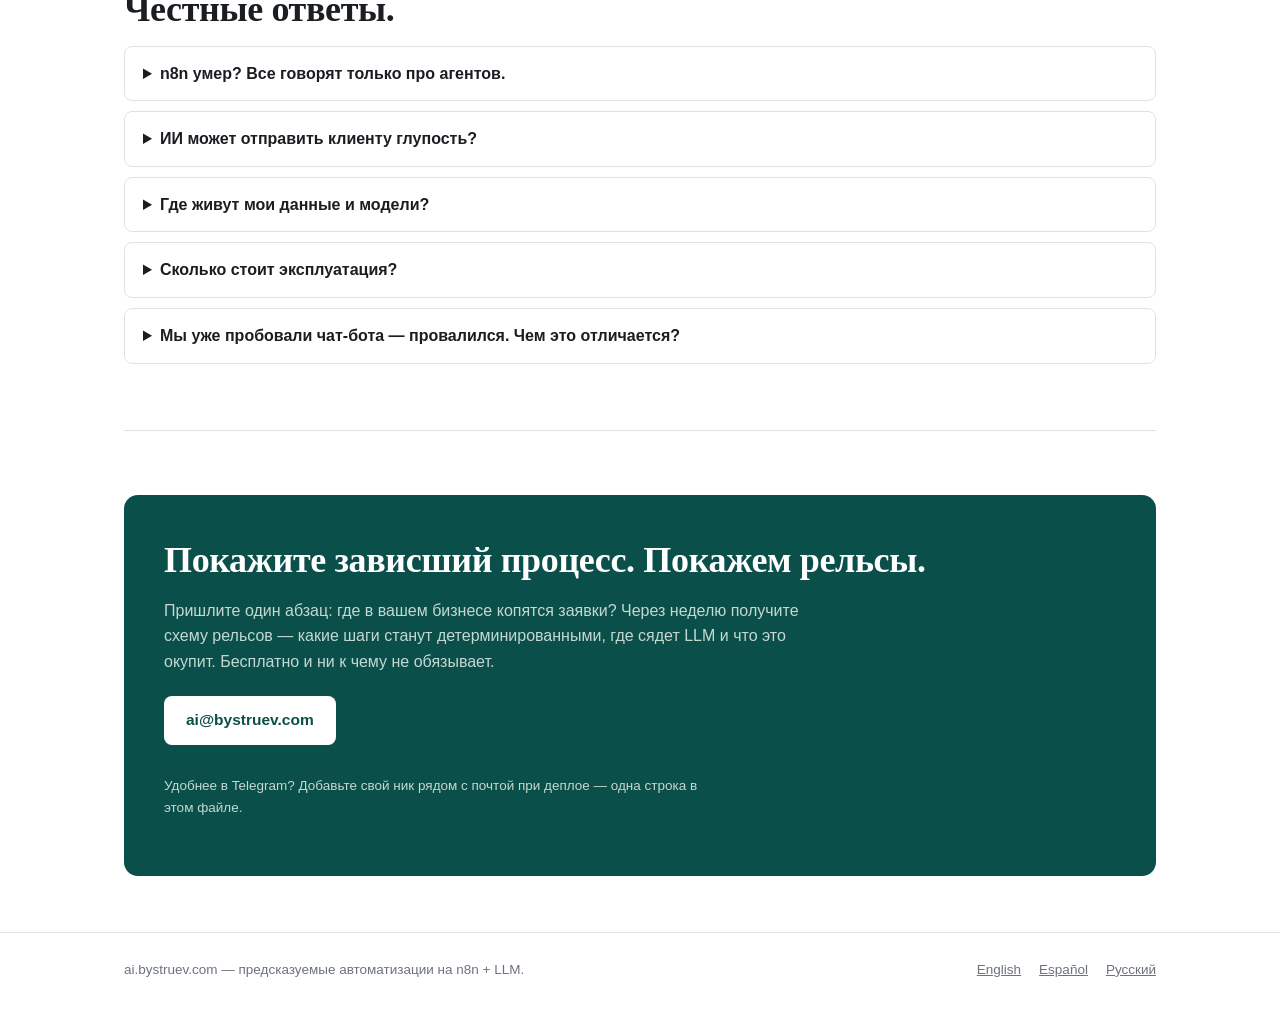
<file: ru/index.html>
<!DOCTYPE html>
<html lang="ru">
<head>
<meta charset="utf-8">
<meta name="viewport" content="width=device-width, initial-scale=1">
<title>Предсказуемые автоматизации на n8n + LLM — ai.bystruev.com</title>
<meta name="description" content="Строим автоматизации, которым можно доверять: агент-инженер кладёт рельсы в n8n, LLM-шаги только понимают текст, каждый прогон журналируется, а важное подтверждает ваш менеджер.">
<link rel="stylesheet" href="../style.css">
<link rel="alternate" hreflang="en" href="../">
<link rel="alternate" hreflang="es" href="../es/">
<link rel="alternate" hreflang="ru" href="./">
<link rel="alternate" hreflang="x-default" href="../">
</head>
<body>
<header class="site-header">
  <div class="wrap">
    <a class="brand" href="./"><b>ai</b>.bystruev.com</a>
    <nav class="main">
      <a href="#metod">Метод</a>
      <a href="#otrasli">Отрасли</a>
      <a href="#rabota">Как мы работаем</a>
      <a href="#faq">Вопросы</a>
      <a href="#kontakt">Контакт</a>
    </nav>
    <div class="lang" aria-label="Язык"><a href="../">EN</a><a href="../es/">ES</a><span>RU</span></div>
  </div>
</header>

<div class="wrap">
  <div class="hero">
    <div class="hero-grid">
      <div>
        <h1>ИИ, который работает <em>как часы</em>, а не наудачу.</h1>
        <p class="lede">Чат-боты импровизируют. Мы строим другое: детерминированный
        процесс в n8n, где каждый шаг зафиксирован, — а нейросеть делает только
        то, что умеет лучше всего: понимать текст. Каждый прогон записывается в
        журнал, каждое сообщение клиенту подтверждает ваш менеджер. В итоге —
        автоматизация, которой можно доверять сотни раз в день.</p>
        <div class="cta-row">
          <a class="btn btn-solid" href="#kontakt">Заказать аудит процесса</a>
          <a class="btn btn-ghost" href="#metod">Как это устроено</a>
        </div>
        <div class="stats">
          <div class="stat"><div class="n">$5.2<i> млрд</i></div><div class="d">оценка n8n в 2026 году — воркфлоу стали стандартом надёжного ИИ</div></div>
          <div class="stat"><div class="n">~⅓</div><div class="d">всех ИИ-автоматизаций — приём заявок и лидов (Zapier, 10 000 кейсов)</div></div>
          <div class="stat"><div class="n">&gt;90<i>%</i></div><div class="d">нагрузки durable-движков в 2026 — агентские сценарии (Trigger.dev)</div></div>
        </div>
      </div>
      <div class="railcard" aria-label="Схема автоматизации">
        <div class="cap">ПРИЁМ ЗАЯВОК · живая схема</div>
        <div class="station"><span class="dot"></span><div><span class="who">рельсы · n8n</span><div class="what">Заявка пришла: форма / Telegram</div></div></div>
        <div class="rail-line"></div>
        <div class="station"><span class="dot"></span><div><span class="who">контролёр · LLM-шаг</span><div class="what">Читает свободный текст, заполняет карточку клиента</div><span class="note">узкая задача · жёсткий формат · ничего не отправляет</span></div></div>
        <div class="rail-line"></div>
        <div class="station"><span class="dot"></span><div><span class="who">рельсы · n8n + Postgres</span><div class="what">Сохраняет лид, готовит ответ и фоллоу-апы</div></div></div>
        <div class="rail-line"></div>
        <div class="station human"><span class="dot"></span><div><span class="who">человек · Telegram</span><div class="what">Менеджер жмёт «Отправить / Поправить»</div><span class="note">только «да» выпускает сообщение клиенту</span></div></div>
        <div class="loop"><b>журнал:</b> вход → выход → ошибки → стоимость → время.<br>Раз в неделю агент-инженер читает его и подкручивает рельсы.</div>
      </div>
    </div>
  </div>

  <section class="block" id="problema">
    <p class="kicker">01 · Почему одни агенты не справляются</p>
    <h2>Гибкость без рельсов превращается в лотерею.</h2>
    <p class="sub">Агенты-программисты (Claude Code, Codex и подобные) быстро
    собирают первую версию — а потом решают ту же задачу каждый день по-разному.
    Для бизнес-процесса, который крутится сотни раз, это неприемлемо. Математика
    жестока:</p>
    <div class="math">20 шагов × 95% надёжности на шаг =
    <code>0.95²⁰ ≈ 36%</code> успешных прогонов от начала до конца. Даже при 99%
    на шаг получается лишь <code>≈ 82%</code>. Поэтому серьёзная автоматизация
    отдаёт нейросети только <em>узкие</em> задачи — а всё остальное кладёт на
    фиксированные рельсы.</div>
    <div class="cols2">
      <div class="panel no">
        <h3>Чего мы никогда не автоматизируем</h3>
        <ul class="tight">
          <li>Автоотправку и удаление писем</li>
          <li>Бронирование поездок и списания без присмотра</li>
          <li>Покупки руками агента</li>
          <li>Массовые автоответы кандидатам и клиентам</li>
        </ul>
      </div>
      <div class="panel yes">
        <h3>Что у ИИ получается блестяще</h3>
        <ul class="tight">
          <li>Утренние брифинги и «прочитай и предложи» по почте</li>
          <li>Мониторинг — «напиши, если X изменится»</li>
          <li>Файлы, чеки и прайсы → аккуратные таблицы</li>
          <li>Расшифровки звонков → заметки → сразу в CRM</li>
        </ul>
      </div>
    </div>
  </section>

  <section class="block" id="metod">
    <p class="kicker">02 · Метод — инженер и рельсы</p>
    <h2>Две части. Каждая делает то, что умеет лучше всего.</h2>
    <p class="sub">К этой архитектуре в 2026 году пришёл весь рынок — OpenAI,
    Zapier и n8n сошлись на одной формуле: агент сверху, предсказуемый процесс
    снизу.</p>
    <ol class="steps">
      <li>
        <div><h3>Инженер (недетерминированный агент)</h3>
        <p>Строит вашу автоматизацию по описанию обычным языком за дни, а не за
        месяцы. Затем каждую неделю перечитывает журнал прогонов и предлагает
        точечные правки — которые вы подтверждаете.</p></div>
      </li>
      <li>
        <div><h3>Рельсы (воркфлоу n8n + код + база)</h3>
        <p>Фиксированная последовательность: принять заявку, классифицировать,
        сохранить, вовремя напомнить. Работает ровно так, как задано, — сто или
        тысячу раз подряд. Поэтому в центре — n8n, а не окно чата.</p></div>
      </li>
      <li>
        <div><h3>Контролёр (LLM-шаг внутри вагона)</h3>
        <p>Одна узкая работа за вызов — классифицировать обращение, вытащить
        даты и суммы, составить черновик ответа. Жёсткий формат входа и выхода.
        Поезд не поворачивает.</p></div>
      </li>
      <li>
        <div><h3>Шлюз (LiteLLM) и журнал (Postgres)</h3>
        <p>Каждый вызов модели идёт через ваш собственный шлюз: распределение
        между дешёвыми и умными моделями, контроль расходов, дашборды. Каждый
        прогон фиксирует вход, выход, ошибки, стоимость и время.</p></div>
      </li>
      <li>
        <div><h3>Durable execution</h3>
        <p>Если 7-й шаг из 10 упал в 3 часа ночи, прогон продолжится с 7-го
        шага — а не с начала. Никаких двойных списаний и повторных писем
        клиентам, а согласование может ждать хоть неделю, ничего не сломав.</p></div>
      </li>
    </ol>
  </section>

  <section class="block" id="otrasli">
    <p class="kicker">03 · Три отрасли, три рабочие рельсы</p>
    <h2>Не теория — три самых частых внедрения.</h2>
    <p class="sub">По данным индустрии (Anthropic, Zapier, McKinsey, Menlo
    Ventures) и сотням реальных внедрений: именно эти процессы компании
    автоматизируют первыми — окупаемость быстрее, а риск ниже.</p>

    <div class="industry">
      <span class="tag">ОТРАСЛЬ 1 · УСЛУГИ, КЛИНИКИ, ОБРАЗОВАНИЕ</span>
      <h3>Приём заявок и фоллоу-ап, которые не спят</h3>
      <p>Заявка прилетает в 23:00 из формы или Telegram. К утру клиент остыл —
      или уже записался к конкуренту. Рельсы принимают заявку мгновенно, LLM
      заполняет аккуратную карточку из свободного текста, а ваш менеджер
      получает готовый ответ с кнопками <strong>«Отправить /
      Поправить»</strong>. Каждый день в 10:00 система готовит фоллоу-апы всем,
      кто молчит 2+ дня, — снова только с подтверждения. Как говорят практики:
      <em>«самым большим изменением был не ИИ-инструмент, а скучная
      автоматизация фоллоу-апов».</em></p>
      <div class="flow">форма / Telegram → <b>рельсы n8n</b> → <b>LLM</b> заполняет карточку → Postgres <b>leads + runs</b> → <span class="ok">менеджер: Отправить / Поправить</span> → клиенту только после «да»</div>
      <p class="result"><strong>Результат:</strong> первый ответ за минуту,
      ноль потерянных вечерних заявок, +20–40% молчавших лидов возвращаются
      фоллоу-апами.</p>
    </div>

    <div class="industry">
      <span class="tag">ОТРАСЛЬ 2 · ОНЛАЙН-РИТЕЙЛ И E-COMMERCE</span>
      <h3>Первая линия поддержки: мгновенно, но не без присмотра</h3>
      <p>«Где мой заказ?», «подойдёт ли размер?», «как вернуть?» — 70%+
      обращений это поиск информации, а не решения. Рельсы подтягивают заказ из
      вашего магазина, LLM составляет ответ по базе знаний, а всё сомнительное —
      возвраты, жалобы, негатив — падает в живую очередь уже подготовленным
      тикетом. Урок Klarna 2024–2025 (полный автопилот, падение качества,
      обратный найм) исключён изначально.</p>
      <div class="flow">чат / почта → <b>рельсы n8n</b> → заказ + FAQ → <b>LLM</b> готовит ответ → <span class="ok">уверен? отправить · сомневается? человеку</span></div>
      <p class="result"><strong>Результат:</strong> мгновенные ответы 24/7 на
      рутину, люди занимаются только тем, где нужны люди, — стоимость тикета
      падает в разы.</p>
    </div>

    <div class="industry">
      <span class="tag">ОТРАСЛЬ 3 · БУХГАЛТЕРИЯ И ЮРИСТЫ</span>
      <h3>Счета и документы с очередью исключений</h3>
      <p>Извлечь суммы, даты и контрагентов из сканов — ровно та узкая задача,
      где LLM сильны, и ровно то место, где слепое доверие опасно. Рельсы
      разбирают каждый документ, а всё с уверенностью ниже ~97% уходит вашему
      специалисту в очередь исключений, а не в учёт. Люди перестают
      вбивать данные и начинают проверять.</p>
      <div class="flow">скан / PDF → <b>рельсы n8n</b> → <b>LLM</b> извлекает поля → уверенность ≥ 97%? → <span class="ok">в учёт · иначе → исключения</span></div>
      <p class="result"><strong>Результат:</strong> рутинные документы за
      секунды, чистый аудиторский след по каждой цифре, специалисты заняты
      суждением — а не вводом данных.</p>
    </div>
  </section>

  <section class="block" id="rabota">
    <p class="kicker">04 · Как мы работаем</p>
    <h2>Запуск за недели, доводка — всегда.</h2>
    <ol class="steps">
      <li>
        <div><h3>Аудит процесса (1 неделя)</h3>
        <p>Картируем, где застревают заявки, сколько это стоит и какой один
        процесс окупит весь проект. Вы получаете фиксированную смету — без
        тумана почасовки.</p></div>
      </li>
      <li>
        <div><h3>Рельсы, первая версия (2–3 недели)</h3>
        <p>Агент-инженер строит детерминированный процесс на вашем сервере:
        триггеры, LLM-шаги через ваш шлюз, база данных, подтверждения менеджера
        в Telegram. Первые прогоны вы наблюдаете в живом журнале.</p></div>
      </li>
      <li>
        <div><h3>Укрепление и передача</h3>
        <p>HTTPS везде, секреты под замком, задокументированные доступы,
        промпты и регламенты. Ваша команда выучивает две кнопки, которые имеют
        значение: подтвердить и эскалировать.</p></div>
      </li>
      <li>
        <div><h3>Еженедельная доводка</h3>
        <p>Агент перечитывает журнал, находит, где проседает качество, и
        предлагает правки рельсов. Автоматизация, которая улучшается, а не
        гниёт, — в этом весь смысл цикла «инженер и рельсы».</p></div>
      </li>
    </ol>
    <div class="stack"><span>n8n</span><span>шлюз LiteLLM</span><span>Postgres / Supabase</span><span>подтверждения в Telegram</span><span>Caddy HTTPS</span><span>Docker на вашем VPS</span></div>
  </section>

  <section class="block" id="faq">
    <p class="kicker">05 · Вопросы</p>
    <h2>Честные ответы.</h2>
    <details>
      <summary>n8n умер? Все говорят только про агентов.</summary>
      <p>Нет — у него изменилась роль. В 2026 году n8n поднял раунд по оценке
      $5.2 млрд и выпустил Agents, где воркфлоу становится инструментом агента:
      «выполняется ровно так, как задан». Визуальный конструктор агентов ChatGPT
      закрыли; Zapier встроил агента обратно в обычный пошаговый процесс.
      Вердикт рынка: агент сверху, предсказуемый процесс снизу.</p>
    </details>
    <details>
      <summary>ИИ может отправить клиенту глупость?</summary>
      <p>Не через наши рельсы. Всё, что обращено к клиенту, ждёт касания
      человека — «Отправить» или «Поправить» в Telegram. LLM читает и готовит
      черновик; решают рельсы и ваш менеджер. Полностью автономная отправка —
      в нашем списке того, что не автоматизируется никогда.</p>
    </details>
    <details>
      <summary>Где живут мои данные и модели?</summary>
      <p>На вашем сервере: n8n, база данных и шлюз LiteLLM работают в Docker на
      вашем VPS. Вызовы можно направлять любому провайдеру — или европейскому /
      локальному, если требует комплаенс. После передачи никакие данные через
      нашу инфраструктуру не идут.</p>
    </details>
    <details>
      <summary>Сколько стоит эксплуатация?</summary>
      <p>База помещается на небольшой VPS (2 CPU / 4 ГБ RAM, несколько евро в
      месяц). Расходы на модели ограничиваются по каждому воркфлоу в шлюзе —
      обычно центы за лид или тикет — и каждый цент виден в журнале.</p>
    </details>
    <details>
      <summary>Мы уже пробовали чат-бота — провалился. Чем это отличается?</summary>
      <p>Чат-бот импровизирует весь разговор. Наш LLM-шаг делает одну узкую
      работу в жёстком формате внутри фиксированного процесса — а результат
      подтверждает человек. Это разница между демо и процессом, который
      переживает встречу с реальными клиентами.</p>
    </details>
  </section>

  <section class="block" id="kontakt">
    <div class="contact">
      <h2>Покажите зависший процесс. Покажем рельсы.</h2>
      <p>Пришлите один абзац: где в вашем бизнесе копятся заявки? Через неделю
      получите схему рельсов — какие шаги станут детерминированными, где сядет
      LLM и что это окупит. Бесплатно и ни к чему не обязывает.</p>
      <div class="cta-row" style="margin-top:22px">
        <a class="btn btn-solid" href="mailto:ai@bystruev.com?subject=%D0%97%D0%B0%D1%8F%D0%B2%D0%BA%D0%B0%20%D0%BD%D0%B0%20%D0%B0%D1%83%D0%B4%D0%B8%D1%82%20%D0%BF%D1%80%D0%BE%D1%86%D0%B5%D1%81%D1%81%D0%B0">ai@bystruev.com</a>
      </div>
      <p style="font-size:13.5px">Удобнее в Telegram? Добавьте свой ник рядом с почтой при деплое — одна строка в этом файле.</p>
    </div>
  </section>
</div>

<footer>
  <div class="wrap">
    <span>ai.bystruev.com — предсказуемые автоматизации на n8n + LLM.</span>
    <span style="margin-left:auto"></span>
    <a href="../">English</a><a href="../es/">Español</a><a href="./">Русский</a>
  </div>
</footer>
</body>
</html>
</file>
<file: style.css>
/* ai.bystruev.com — trilingual static landing. System stacks only, no webfonts. */
:root {
  --paper: #ffffff;
  --ink: #1a1d21;
  --ink-soft: #3d434b;
  --muted: #6b7280;
  --line: #e3e1da;
  --rail: #0f766e;
  --rail-dark: #0b4f4a;
  --signal: #c2410c;
  --signal-soft: #fdf1e7;
  --mint: #eef7f4;
  --amber-soft: #fbf6e9;
  --mono: ui-monospace, "SF Mono", "Cascadia Mono", Menlo, Consolas, monospace;
  --serif: Charter, "Bitstream Charter", "Sitka Text", Cambria, Georgia, serif;
  --sans: -apple-system, BlinkMacSystemFont, "Segoe UI", Helvetica, Arial, sans-serif;
  --max: 1080px;
}
* { box-sizing: border-box; }
html { scroll-behavior: smooth; }
body {
  margin: 0;
  font-family: var(--sans);
  color: var(--ink);
  background: var(--paper);
  line-height: 1.6;
}
.wrap { max-width: var(--max); margin: 0 auto; padding: 0 24px; }

/* ---------- header ---------- */
.site-header {
  border-bottom: 1px solid var(--line);
  position: sticky; top: 0; background: rgba(255,255,255,.96); z-index: 50;
}
.site-header .wrap {
  display: flex; align-items: center; gap: 28px;
  min-height: 62px;
}
.brand { font-family: var(--mono); font-weight: 700; font-size: 17px; text-decoration: none; color: var(--ink); white-space: nowrap; }
.brand b { color: var(--rail); }
nav.main { display: flex; gap: 20px; margin-left: auto; }
nav.main a { color: var(--ink-soft); text-decoration: none; font-size: 14.5px; }
nav.main a:hover { color: var(--rail-dark); text-decoration: underline; }
.lang { display: flex; gap: 0; border: 1px solid var(--line); border-radius: 999px; overflow: hidden; font-size: 13px; }
.lang a, .lang span {
  padding: 5px 11px; text-decoration: none; color: var(--muted);
  font-family: var(--mono);
}
.lang span { background: var(--ink); color: #fff; }
.lang a:hover { background: var(--mint); color: var(--ink); }
@media (max-width: 760px) { nav.main { display: none; } }

/* ---------- hero ---------- */
.hero { padding: 72px 0 40px; }
.hero-grid { display: grid; grid-template-columns: 1.05fr .95fr; gap: 48px; align-items: start; }
@media (max-width: 860px) { .hero-grid { grid-template-columns: 1fr; } }
.hero h1 {
  font-family: var(--serif); font-weight: 700;
  font-size: clamp(34px, 4.6vw, 52px); line-height: 1.12;
  margin: 0 0 18px; letter-spacing: -0.01em;
}
.hero h1 em { font-style: italic; color: var(--rail-dark); }
.lede { font-size: 18px; color: var(--ink-soft); margin: 0 0 26px; max-width: 34em; }
.cta-row { display: flex; gap: 12px; flex-wrap: wrap; margin-bottom: 30px; }
.btn {
  display: inline-block; padding: 12px 22px; border-radius: 8px;
  text-decoration: none; font-weight: 600; font-size: 15.5px;
}
.btn-solid { background: var(--rail); color: #fff; }
.btn-solid:hover { background: var(--rail-dark); }
.btn-ghost { border: 1.5px solid var(--ink); color: var(--ink); }
.btn-ghost:hover { background: var(--ink); color: #fff; }
.stats { display: flex; gap: 26px; flex-wrap: wrap; border-top: 1px solid var(--line); padding-top: 20px; }
.stat { min-width: 130px; }
.stat .n { font-family: var(--mono); font-weight: 700; font-size: 22px; color: var(--ink); }
.stat .n i { font-style: normal; color: var(--signal); }
.stat .d { font-size: 13px; color: var(--muted); max-width: 170px; }

/* rail schematic */
.railcard {
  border: 1px solid var(--line); border-radius: 12px;
  background: #101315; color: #d7dde3;
  padding: 22px 22px 18px;
  font-family: var(--mono); font-size: 13px;
}
.railcard .cap { color: #8b949e; font-size: 12px; margin-bottom: 12px; }
.station { display: flex; gap: 10px; align-items: flex-start; padding: 7px 0; }
.station .dot {
  flex: 0 0 auto; width: 12px; height: 12px; border-radius: 50%;
  background: #2dd4bf; margin-top: 4px;
}
.station.human .dot { background: #fb923c; }
.station .who { color: #7dd3fc; }
.station.human .who { color: #fdba74; }
.station .what { color: #d7dde3; }
.station .note { color: #8b949e; font-size: 12px; display: block; }
.rail-line { width: 2px; background: #2b333b; margin-left: 5px; height: 14px; }
.railcard .loop {
  margin-top: 12px; border-top: 1px dashed #2b333b; padding-top: 12px;
  color: #8b949e; font-size: 12.5px;
}
.railcard .loop b { color: #2dd4bf; font-weight: 600; }

/* ---------- sections ---------- */
section.block { padding: 56px 0; border-top: 1px solid var(--line); }
.kicker {
  font-family: var(--mono); font-size: 13px; color: var(--signal);
  margin: 0 0 10px;
}
h2 {
  font-family: var(--serif); font-size: clamp(26px, 3.2vw, 36px);
  line-height: 1.2; margin: 0 0 14px; letter-spacing: -0.01em;
}
.sub { color: var(--ink-soft); font-size: 17px; max-width: 44em; margin: 0 0 28px; }
.math {
  background: var(--amber-soft); border: 1px solid #eadfc2; border-radius: 10px;
  padding: 18px 22px; font-size: 16px; max-width: 46em; margin: 0 0 28px;
}
.math code { font-family: var(--mono); background: #fff; padding: 1px 7px; border-radius: 5px; border: 1px solid var(--line); }
.cols2 { display: grid; grid-template-columns: 1fr 1fr; gap: 22px; }
@media (max-width: 760px) { .cols2 { grid-template-columns: 1fr; } }
.panel { border: 1px solid var(--line); border-radius: 10px; padding: 22px 24px; }
.panel h3 { margin: 0 0 10px; font-size: 18px; }
.panel.no { background: #fef6f3; border-color: #f0d9cd; }
.panel.yes { background: var(--mint); border-color: #c8e4da; }
ul.tight { margin: 8px 0 0; padding-left: 20px; }
ul.tight li { margin: 7px 0; }
ul.tight li::marker { color: var(--rail); }
.panel.no ul.tight li::marker { color: var(--signal); }

/* steps */
.steps { list-style: none; margin: 0; padding: 0; counter-reset: s; }
.steps li {
  counter-increment: s; display: grid; grid-template-columns: 52px 1fr; gap: 16px;
  padding: 16px 0; border-top: 1px solid var(--line);
}
.steps li::before {
  content: counter(s, decimal-leading-zero);
  font-family: var(--mono); font-weight: 700; font-size: 20px; color: var(--rail);
}
.steps li h3 { margin: 0 0 4px; font-size: 17.5px; }
.steps li p { margin: 0; color: var(--ink-soft); }
.steps li p code, p code, li code {
  font-family: var(--mono); font-size: .86em; background: #f2f1ec;
  padding: 1px 6px; border-radius: 5px; border: 1px solid var(--line);
}

/* industries */
.industry { border: 1px solid var(--line); border-radius: 12px; padding: 28px; margin: 0 0 22px; }
.industry:last-child { margin-bottom: 0; }
.industry h3 { font-family: var(--serif); font-size: 23px; margin: 0 0 6px; }
.industry .tag {
  display: inline-block; font-family: var(--mono); font-size: 12.5px;
  background: var(--ink); color: #fff; border-radius: 999px; padding: 2px 12px; margin-bottom: 12px;
}
.flow {
  font-family: var(--mono); font-size: 13.5px; background: #101315; color: #d7dde3;
  border-radius: 8px; padding: 14px 18px; margin: 14px 0; overflow-x: auto; white-space: nowrap;
}
.flow b { color: #2dd4bf; font-weight: 600; }
.flow .ok { color: #fdba74; }
.result { border-left: 3px solid var(--rail); padding-left: 14px; color: var(--ink-soft); margin: 12px 0 0; }

/* stack + faq + contact */
.stack { display: flex; flex-wrap: wrap; gap: 10px; margin: 18px 0 0; }
.stack span {
  font-family: var(--mono); font-size: 13px; border: 1px solid var(--line);
  border-radius: 999px; padding: 5px 14px; background: #f7f6f2;
}
details { border: 1px solid var(--line); border-radius: 8px; padding: 14px 18px; margin: 0 0 10px; }
summary { cursor: pointer; font-weight: 600; font-size: 16px; }
details p { margin: 10px 0 0; color: var(--ink-soft); }
.contact {
  background: var(--rail-dark); color: #eaf4f1; border-radius: 14px;
  padding: 44px 40px; margin-top: 8px;
}
.contact h2 { color: #fff; }
.contact p { color: #c4d8d2; max-width: 40em; }
.contact .btn-solid { background: #fff; color: var(--rail-dark); }
.contact .btn-solid:hover { background: var(--mint); }
.contact a.mail { color: #fff; font-family: var(--mono); }
footer { border-top: 1px solid var(--line); padding: 26px 0 40px; color: var(--muted); font-size: 13.5px; }
footer .wrap { display: flex; gap: 18px; flex-wrap: wrap; align-items: center; }
footer a { color: var(--muted); }
@media (prefers-reduced-motion: reduce) { html { scroll-behavior: auto; } }
</file>
